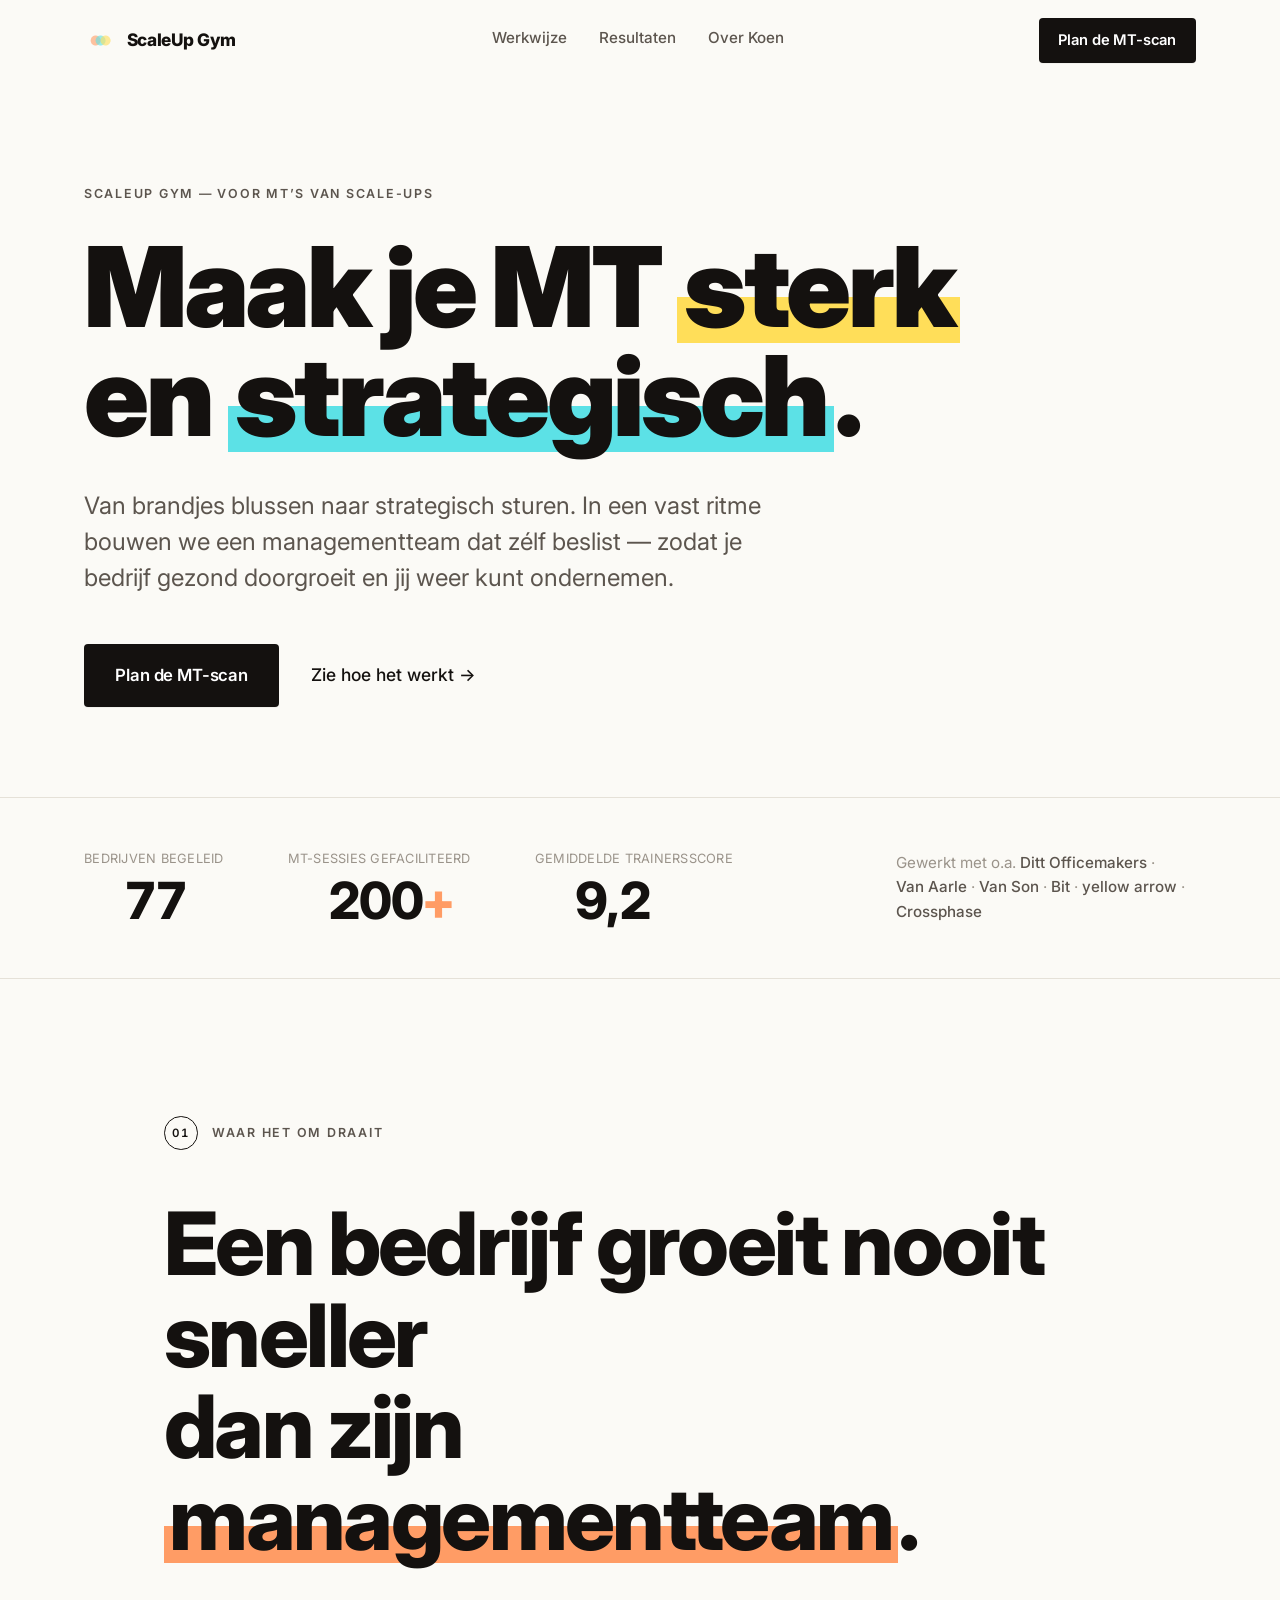
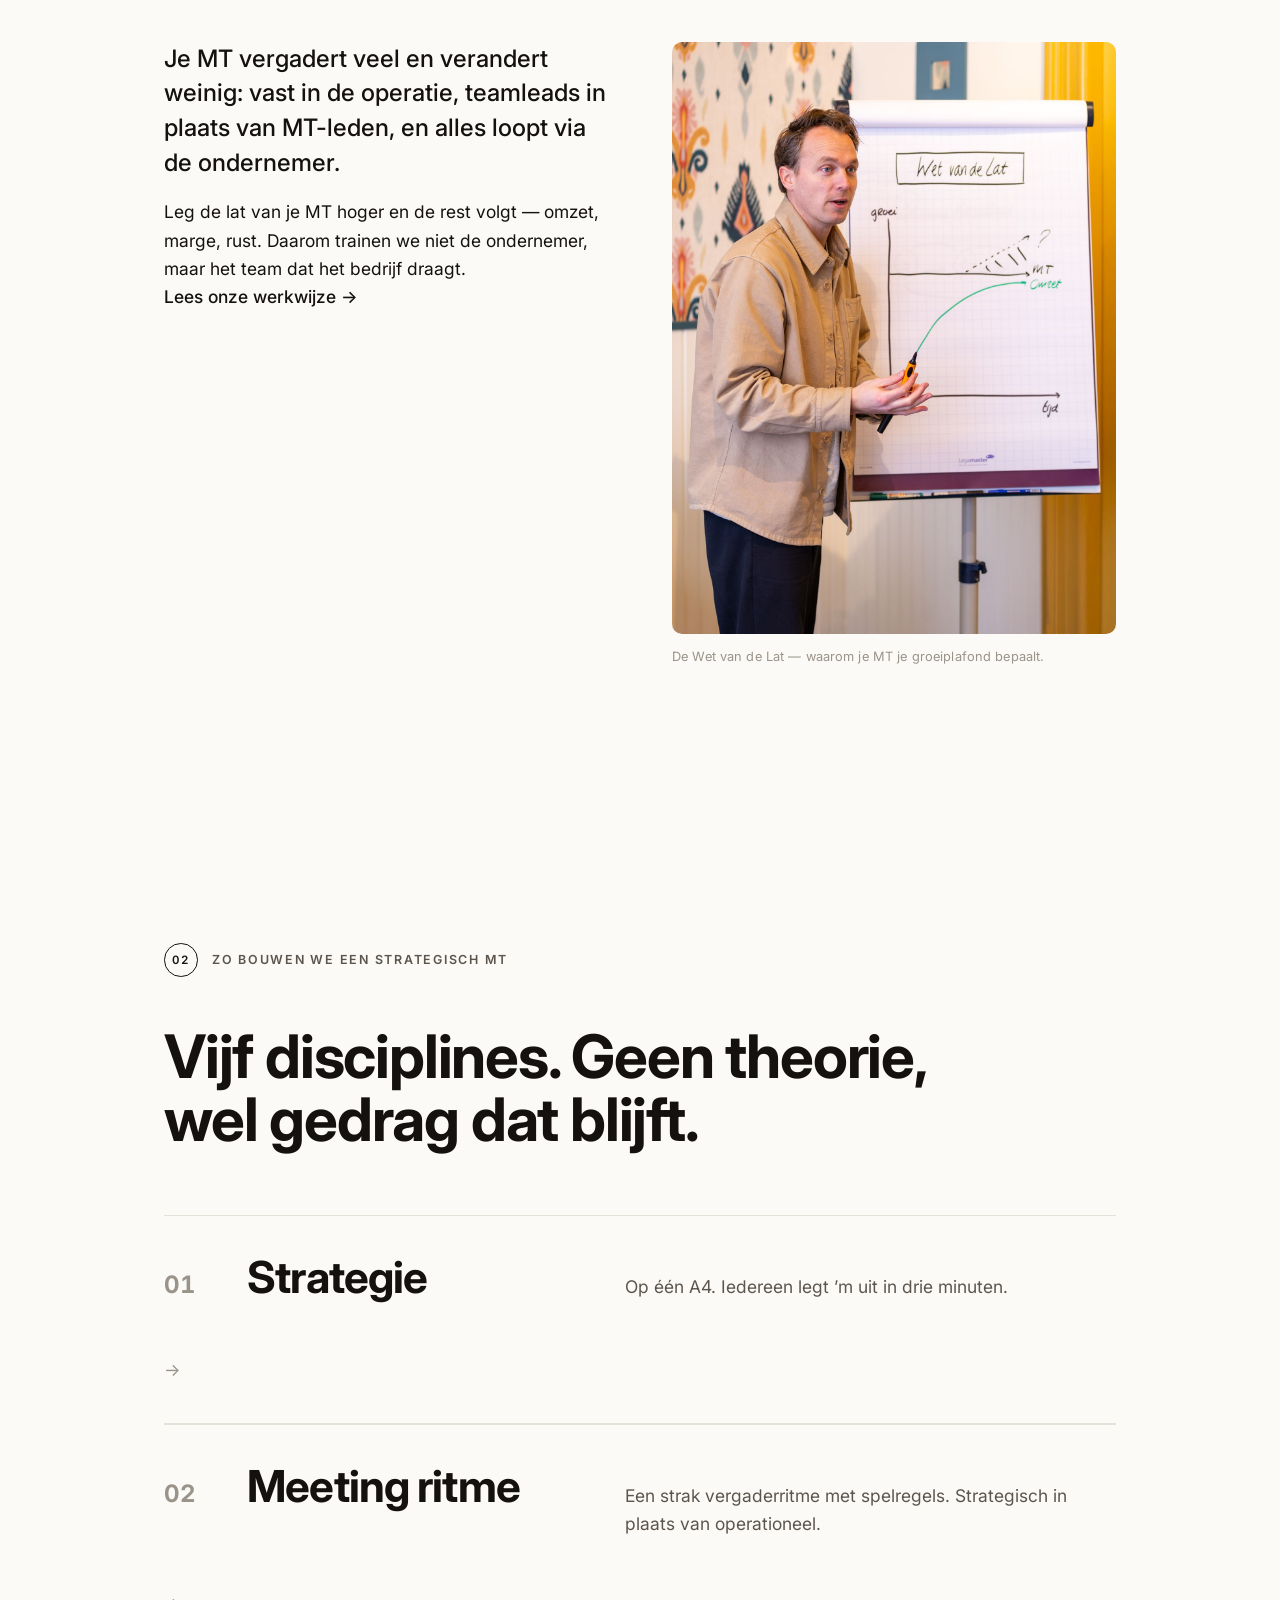
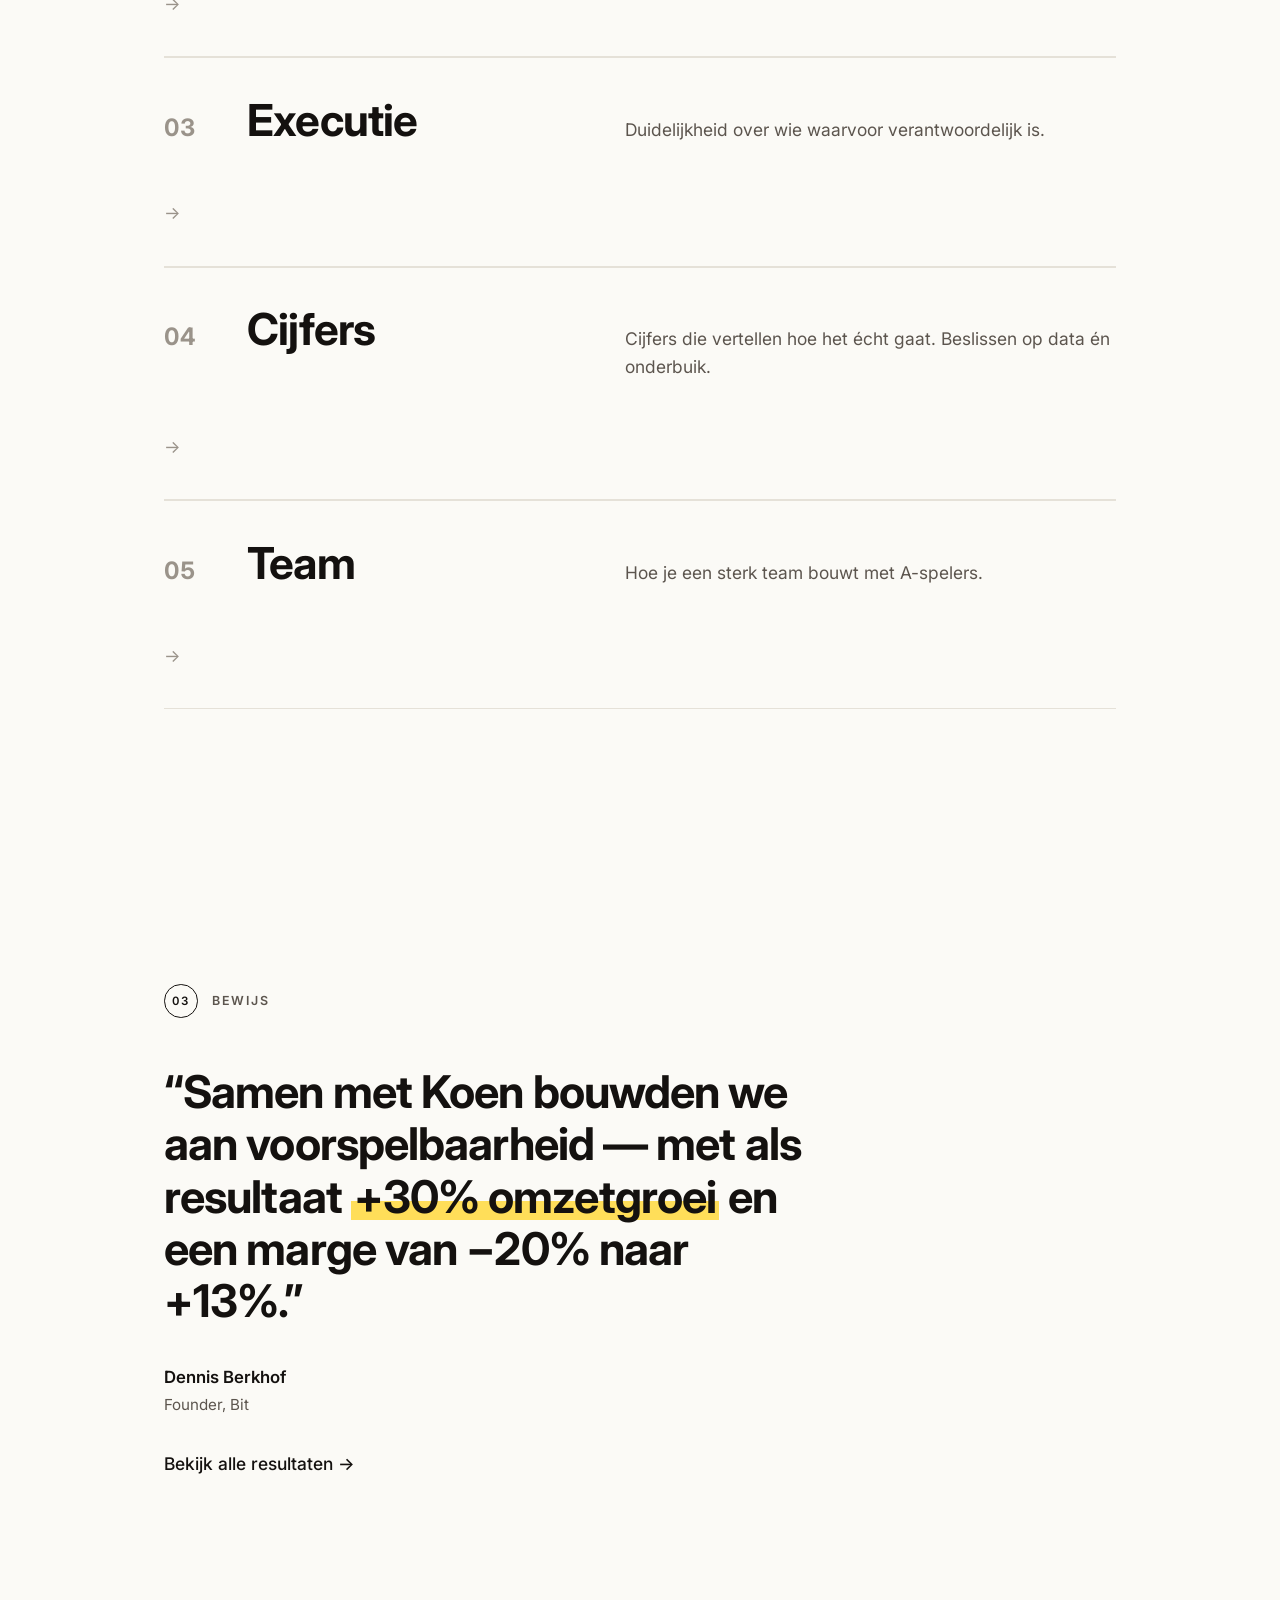
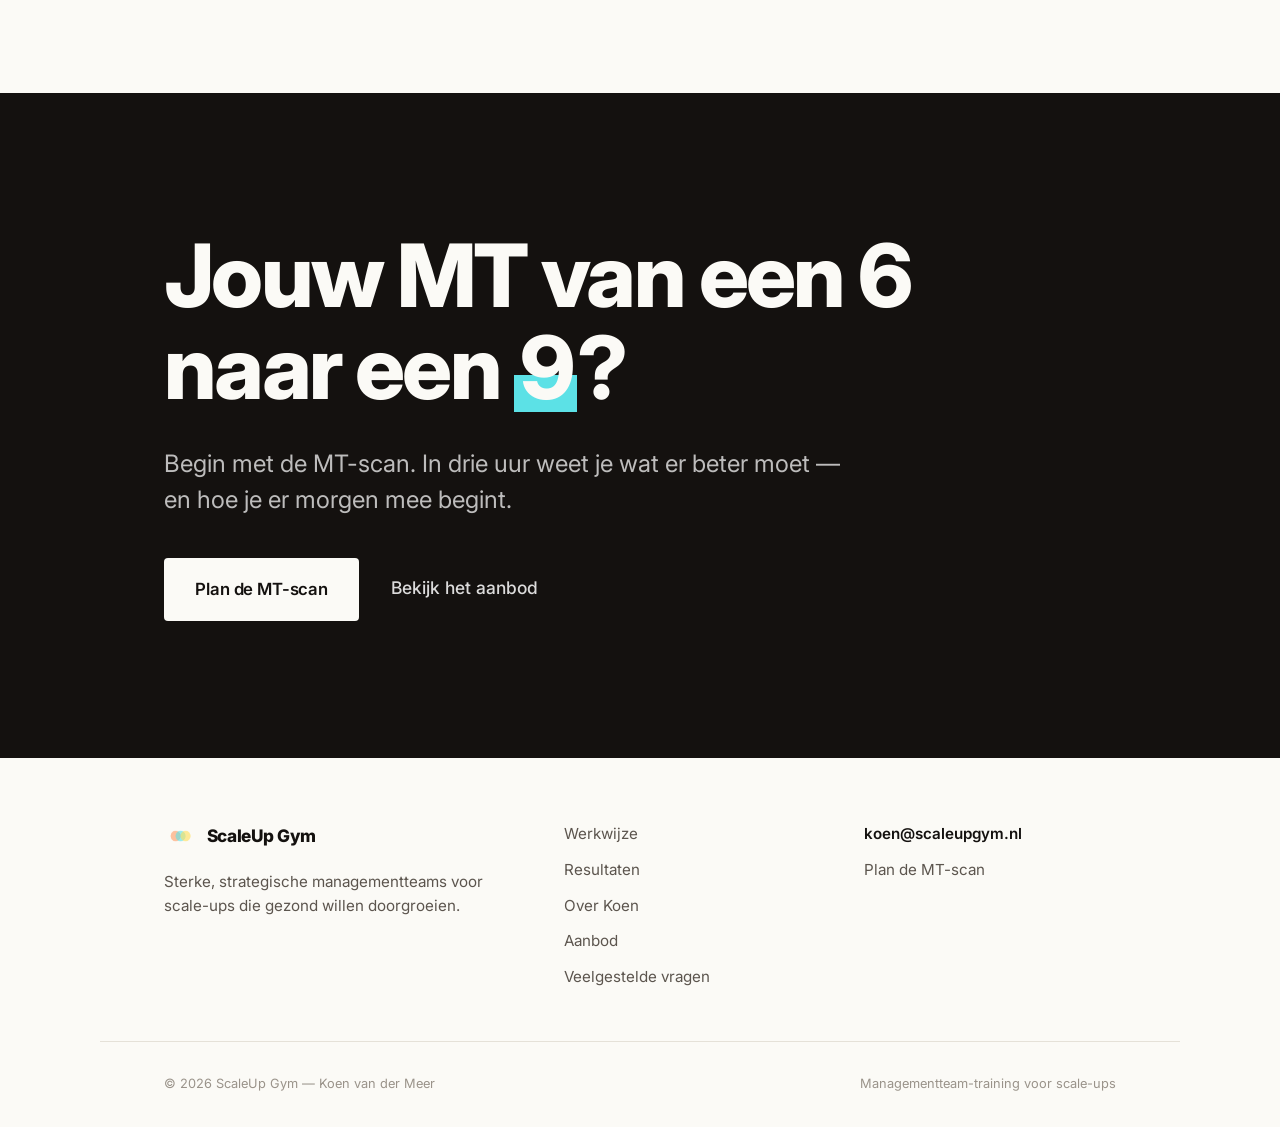
<file: index.html>
<!DOCTYPE html>
<html lang="nl">
<head>
  <meta charset="UTF-8" />
  <meta name="viewport" content="width=device-width, initial-scale=1.0" />
  <title>ScaleUp Gym — Maak je MT sterk en strategisch | Koen van der Meer</title>
  <meta name="description" content="ScaleUp Gym traint managementteams van scale-ups. Van brandjes blussen naar strategisch sturen — in een vast ritme, gebaseerd op vijf disciplines. Begin met de MT-scan." />
  <meta name="author" content="Koen van der Meer" />

  <meta property="og:type" content="website" />
  <meta property="og:title" content="ScaleUp Gym — Maak je MT sterk en strategisch" />
  <meta property="og:description" content="Van brandjes blussen naar strategisch sturen. Een sterk en zelfstandig MT, zodat je bedrijf gezond doorgroeit." />
  <meta property="og:image" content="assets/logo/scaleup-gym-logo-naam.png" />
  <meta name="theme-color" content="#fbfaf6" />

  <link rel="icon" type="image/png" href="assets/logo/scaleup-gym-beeldmerk.png" />

  <link rel="preconnect" href="https://fonts.googleapis.com" />
  <link rel="preconnect" href="https://fonts.gstatic.com" crossorigin />
  <link href="https://fonts.googleapis.com/css2?family=Inter:wght@400;500;600;700;800;900&display=swap" rel="stylesheet" />

  <link rel="stylesheet" href="css/tokens.css" />
  <link rel="stylesheet" href="css/style.css" />
</head>
<body>

  <a class="skip-link" href="#hoofd">Naar hoofdinhoud</a>

  <!-- ============================ NAVIGATIE ============================ -->
  <header class="site-nav" id="top">
    <div class="site-nav__inner">
      <a class="site-nav__logo" href="index.html" aria-label="ScaleUp Gym — home">
        <img src="assets/logo/scaleup-gym-beeldmerk.png" alt="" width="40" height="24" />
        <span>ScaleUp&nbsp;Gym</span>
      </a>
      <nav class="site-nav__links" aria-label="Hoofdnavigatie">
        <a href="werkwijze.html">Werkwijze</a>
        <a href="resultaten.html">Resultaten</a>
        <a href="over.html">Over Koen</a>
      </nav>
      <a class="btn btn--primary site-nav__cta" href="aanbod.html">Plan de MT-scan</a>
      <button class="site-nav__toggle" aria-label="Menu openen" aria-expanded="false" aria-controls="mobiel-menu">
        <span></span><span></span>
      </button>
    </div>
    <nav class="mobiel-menu" id="mobiel-menu" aria-label="Mobiele navigatie" hidden>
      <a href="werkwijze.html">Werkwijze</a>
      <a href="resultaten.html">Resultaten</a>
      <a href="over.html">Over Koen</a>
      <a class="btn btn--primary" href="aanbod.html">Plan de MT-scan</a>
    </nav>
  </header>

  <main id="hoofd">

    <!-- ============================ HERO ============================ -->
    <section class="hero" aria-labelledby="hero-titel">
      <div class="hero__inner">
        <p class="eyebrow reveal">ScaleUp Gym — voor MT’s van scale-ups</p>
        <h1 class="hero__titel reveal" id="hero-titel">
          Maak je MT <span class="mark mark--geel">sterk</span><br />
          en <span class="mark mark--turquoise">strategisch</span>.
        </h1>
        <p class="hero__sub reveal">
          Van brandjes blussen naar strategisch sturen. In een vast ritme bouwen we een
          managementteam dat zélf beslist — zodat je bedrijf gezond doorgroeit en jij weer
          kunt ondernemen.
        </p>
        <div class="hero__acties reveal">
          <a class="btn btn--primary btn--groot" href="aanbod.html">Plan de MT-scan</a>
          <a class="tekst-link" href="werkwijze.html">Zie hoe het werkt <span aria-hidden="true">→</span></a>
        </div>
      </div>
    </section>

    <!-- ============================ DIRECT BEWIJS ============================ -->
    <section class="proof" aria-label="In het kort">
      <div class="proof__inner">
        <dl class="proof__cijfers">
          <div class="proof__cijfer reveal"><dt>Bedrijven begeleid</dt><dd>77</dd></div>
          <div class="proof__cijfer reveal"><dt>MT-sessies gefaciliteerd</dt><dd>200<span class="plus">+</span></dd></div>
          <div class="proof__cijfer reveal"><dt>Gemiddelde trainersscore</dt><dd>9,2</dd></div>
        </dl>
        <p class="proof__namen reveal">
          Gewerkt met o.a. <span>Ditt Officemakers</span> · <span>Van Aarle</span> ·
          <span>Van Son</span> · <span>Bit</span> · <span>yellow arrow</span> · <span>Crossphase</span>
        </p>
      </div>
    </section>

    <!-- ============================ OVERTUIGING (teaser) ============================ -->
    <section class="sectie overtuiging" aria-labelledby="overtuiging-titel">
      <div class="wrap">
        <p class="sectie-label reveal"><span>01</span> Waar het om draait</p>
        <p class="mega reveal" id="overtuiging-titel">
          Een bedrijf groeit nooit sneller<br />
          dan zijn <span class="mark mark--oranje">managementteam</span>.
        </p>
      </div>
      <div class="overtuiging__body wrap wrap--split">
        <div class="overtuiging__tekst reveal">
          <p class="lead">
            Je MT vergadert veel en verandert weinig: vast in de operatie, teamleads in plaats van
            MT-leden, en alles loopt via de ondernemer.
          </p>
          <p>
            Leg de lat van je MT hoger en de rest volgt — omzet, marge, rust. Daarom trainen we niet
            de ondernemer, maar het team dat het bedrijf draagt.
          </p>
          <p class="reveal"><a class="tekst-link" href="werkwijze.html">Lees onze werkwijze <span aria-hidden="true">→</span></a></p>
        </div>
        <figure class="overtuiging__beeld reveal">
          <img src="assets/foto-s/koen-wet-van-de-lat-uitleg.jpg" alt="Koen van der Meer legt de Wet van de Lat uit op een flip-over" loading="lazy" />
          <figcaption>De Wet van de Lat — waarom je MT je groeiplafond bepaalt.</figcaption>
        </figure>
      </div>
    </section>

    <!-- ============================ 5 DISCIPLINES (overzicht) ============================ -->
    <section class="sectie disciplines" aria-labelledby="disc-titel">
      <div class="wrap">
        <p class="sectie-label reveal"><span>02</span> Zo bouwen we een strategisch MT</p>
        <h2 class="titel reveal" id="disc-titel">Vijf disciplines. Geen theorie, wel gedrag dat blijft.</h2>
      </div>
      <ol class="disc-lijst wrap">
        <li><a class="disc reveal" href="werkwijze.html#disciplines">
          <span class="disc__nr">01</span>
          <div class="disc__body"><h3>Strategie</h3><p>Op één A4. Iedereen legt ’m uit in drie minuten.</p></div>
          <span class="disc__pijl" aria-hidden="true">→</span>
        </a></li>
        <li><a class="disc reveal" href="werkwijze.html#disciplines">
          <span class="disc__nr">02</span>
          <div class="disc__body"><h3>Meeting&nbsp;ritme</h3><p>Een strak vergaderritme met spelregels. Strategisch in plaats van operationeel.</p></div>
          <span class="disc__pijl" aria-hidden="true">→</span>
        </a></li>
        <li><a class="disc reveal" href="werkwijze.html#disciplines">
          <span class="disc__nr">03</span>
          <div class="disc__body"><h3>Executie</h3><p>Duidelijkheid over wie waarvoor verantwoordelijk is.</p></div>
          <span class="disc__pijl" aria-hidden="true">→</span>
        </a></li>
        <li><a class="disc reveal" href="werkwijze.html#disciplines">
          <span class="disc__nr">04</span>
          <div class="disc__body"><h3>Cijfers</h3><p>Cijfers die vertellen hoe het écht gaat. Beslissen op data én onderbuik.</p></div>
          <span class="disc__pijl" aria-hidden="true">→</span>
        </a></li>
        <li><a class="disc reveal" href="werkwijze.html#disciplines">
          <span class="disc__nr">05</span>
          <div class="disc__body"><h3>Team</h3><p>Hoe je een sterk team bouwt met A-spelers.</p></div>
          <span class="disc__pijl" aria-hidden="true">→</span>
        </a></li>
      </ol>
    </section>

    <!-- ============================ ÉÉN TESTIMONIAL ============================ -->
    <section class="sectie bewijs" aria-labelledby="bewijs-titel">
      <div class="wrap">
        <p class="sectie-label reveal"><span>03</span> Bewijs</p>
        <h2 class="visueel-verborgen" id="bewijs-titel">Wat opdrachtgevers zeggen</h2>
        <figure class="quote-groot reveal">
          <blockquote>
            <p>“Samen met Koen bouwden we aan voorspelbaarheid — met als resultaat <span class="mark mark--geel">+30% omzetgroei</span> en een marge van −20% naar +13%.”</p>
          </blockquote>
          <figcaption>
            <span class="naam">Dennis Berkhof</span>
            <span class="rol">Founder, Bit</span>
          </figcaption>
        </figure>
        <p class="reveal" style="margin-top: 2rem;"><a class="tekst-link" href="resultaten.html">Bekijk alle resultaten <span aria-hidden="true">→</span></a></p>
      </div>
    </section>

  </main>

  <!-- ============================ CTA-BALK ============================ -->
  <section class="cta-band" aria-labelledby="cta-titel">
    <div class="wrap cta-band__inner">
      <p class="cta-band__titel reveal" id="cta-titel">Jouw MT van een 6 naar een <span class="mark mark--turquoise">9</span>?</p>
      <p class="cta-band__sub reveal">Begin met de MT-scan. In drie uur weet je wat er beter moet — en hoe je er morgen mee begint.</p>
      <div class="cta-band__acties reveal">
        <a class="btn btn--primary btn--groot" href="aanbod.html">Plan de MT-scan</a>
        <a class="tekst-link tekst-link--licht" href="aanbod.html">Bekijk het aanbod</a>
      </div>
    </div>
  </section>

  <!-- ============================ FOOTER ============================ -->
  <footer class="site-footer">
    <div class="wrap site-footer__inner">
      <div class="site-footer__merk">
        <a class="site-nav__logo" href="index.html" aria-label="ScaleUp Gym — home">
          <img src="assets/logo/scaleup-gym-beeldmerk.png" alt="" width="40" height="24" />
          <span>ScaleUp&nbsp;Gym</span>
        </a>
        <p>Sterke, strategische managementteams voor scale-ups die gezond willen doorgroeien.</p>
      </div>
      <nav class="site-footer__nav" aria-label="Footernavigatie">
        <a href="werkwijze.html">Werkwijze</a>
        <a href="resultaten.html">Resultaten</a>
        <a href="over.html">Over Koen</a>
        <a href="aanbod.html">Aanbod</a>
        <a href="aanbod.html#faq">Veelgestelde vragen</a>
      </nav>
      <div class="site-footer__contact">
        <a href="mailto:koen@scaleupgym.nl">koen@scaleupgym.nl</a>
        <a href="aanbod.html">Plan de MT-scan</a>
      </div>
    </div>
    <div class="wrap site-footer__onder">
      <span>© <span id="jaar">2026</span> ScaleUp Gym — Koen van der Meer</span>
      <span>Managementteam-training voor scale-ups</span>
    </div>
  </footer>

  <script src="js/main.js" defer></script>
</body>
</html>
</file>
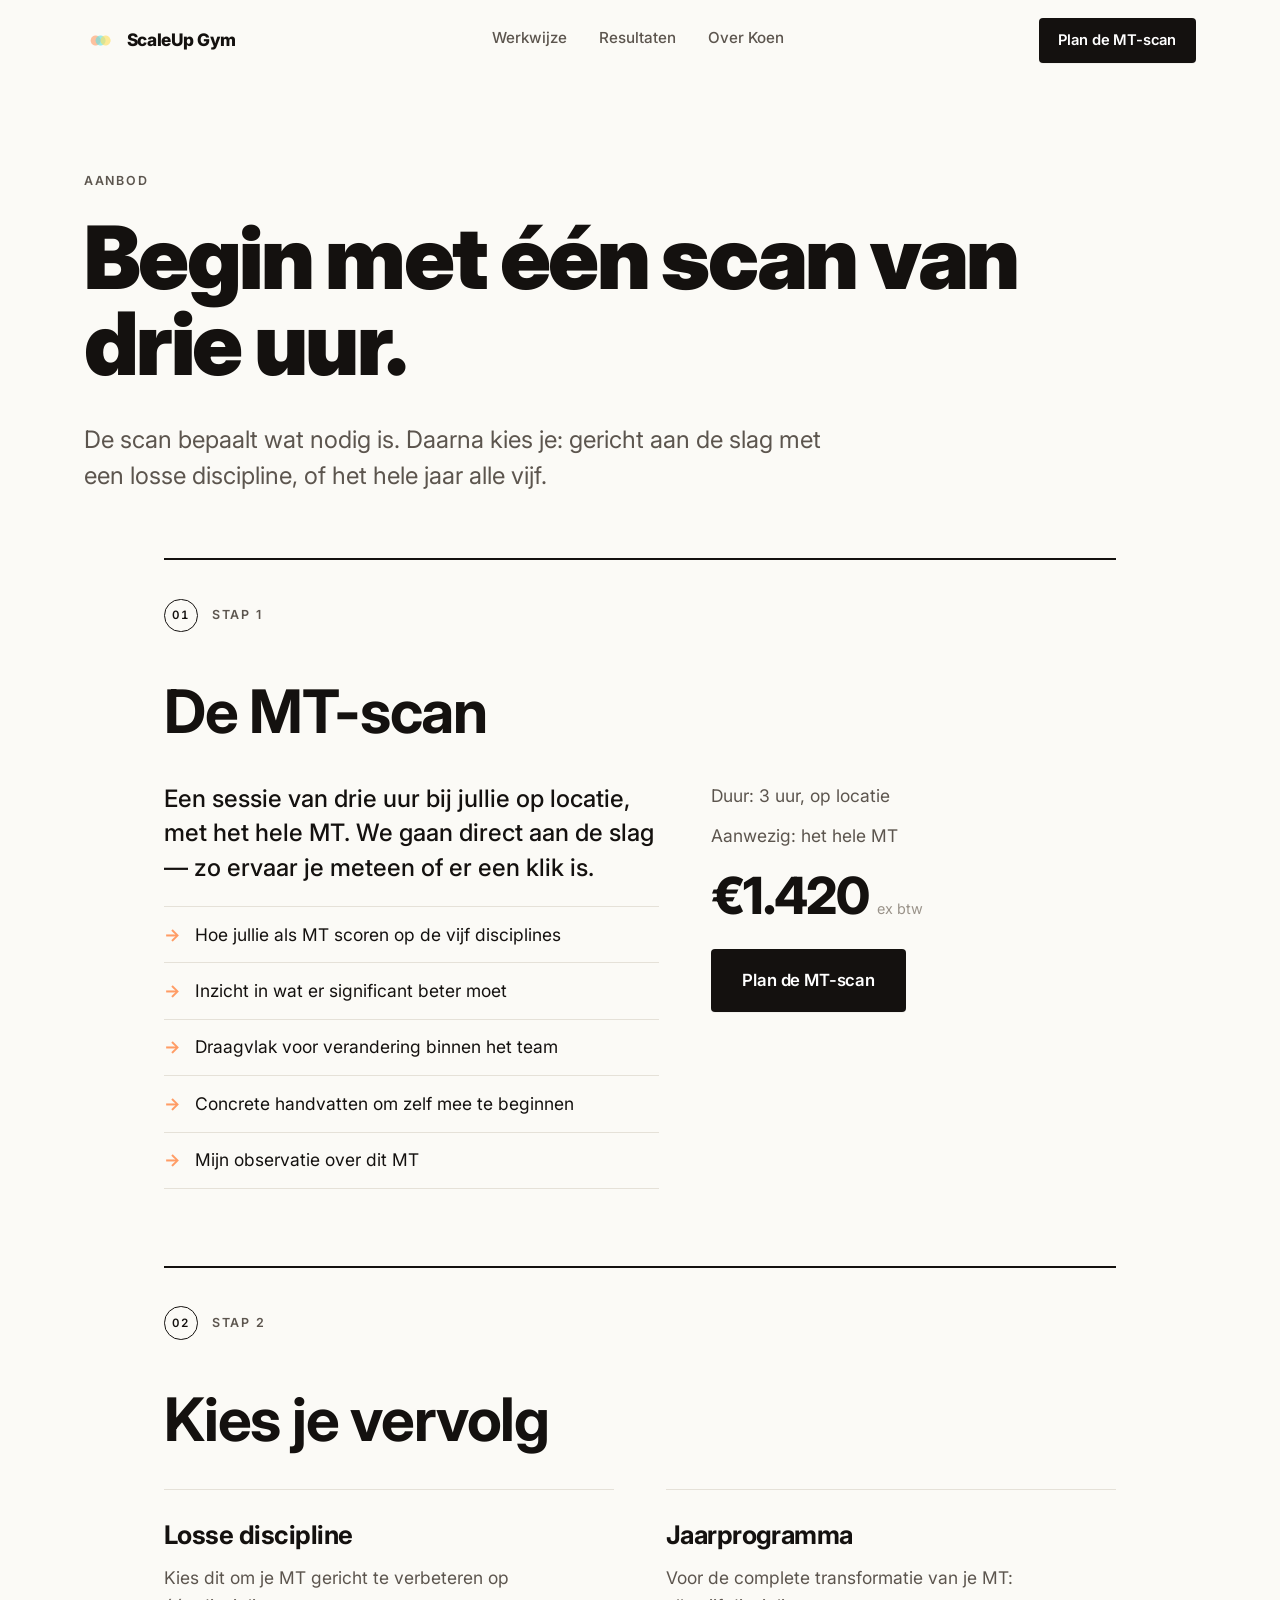
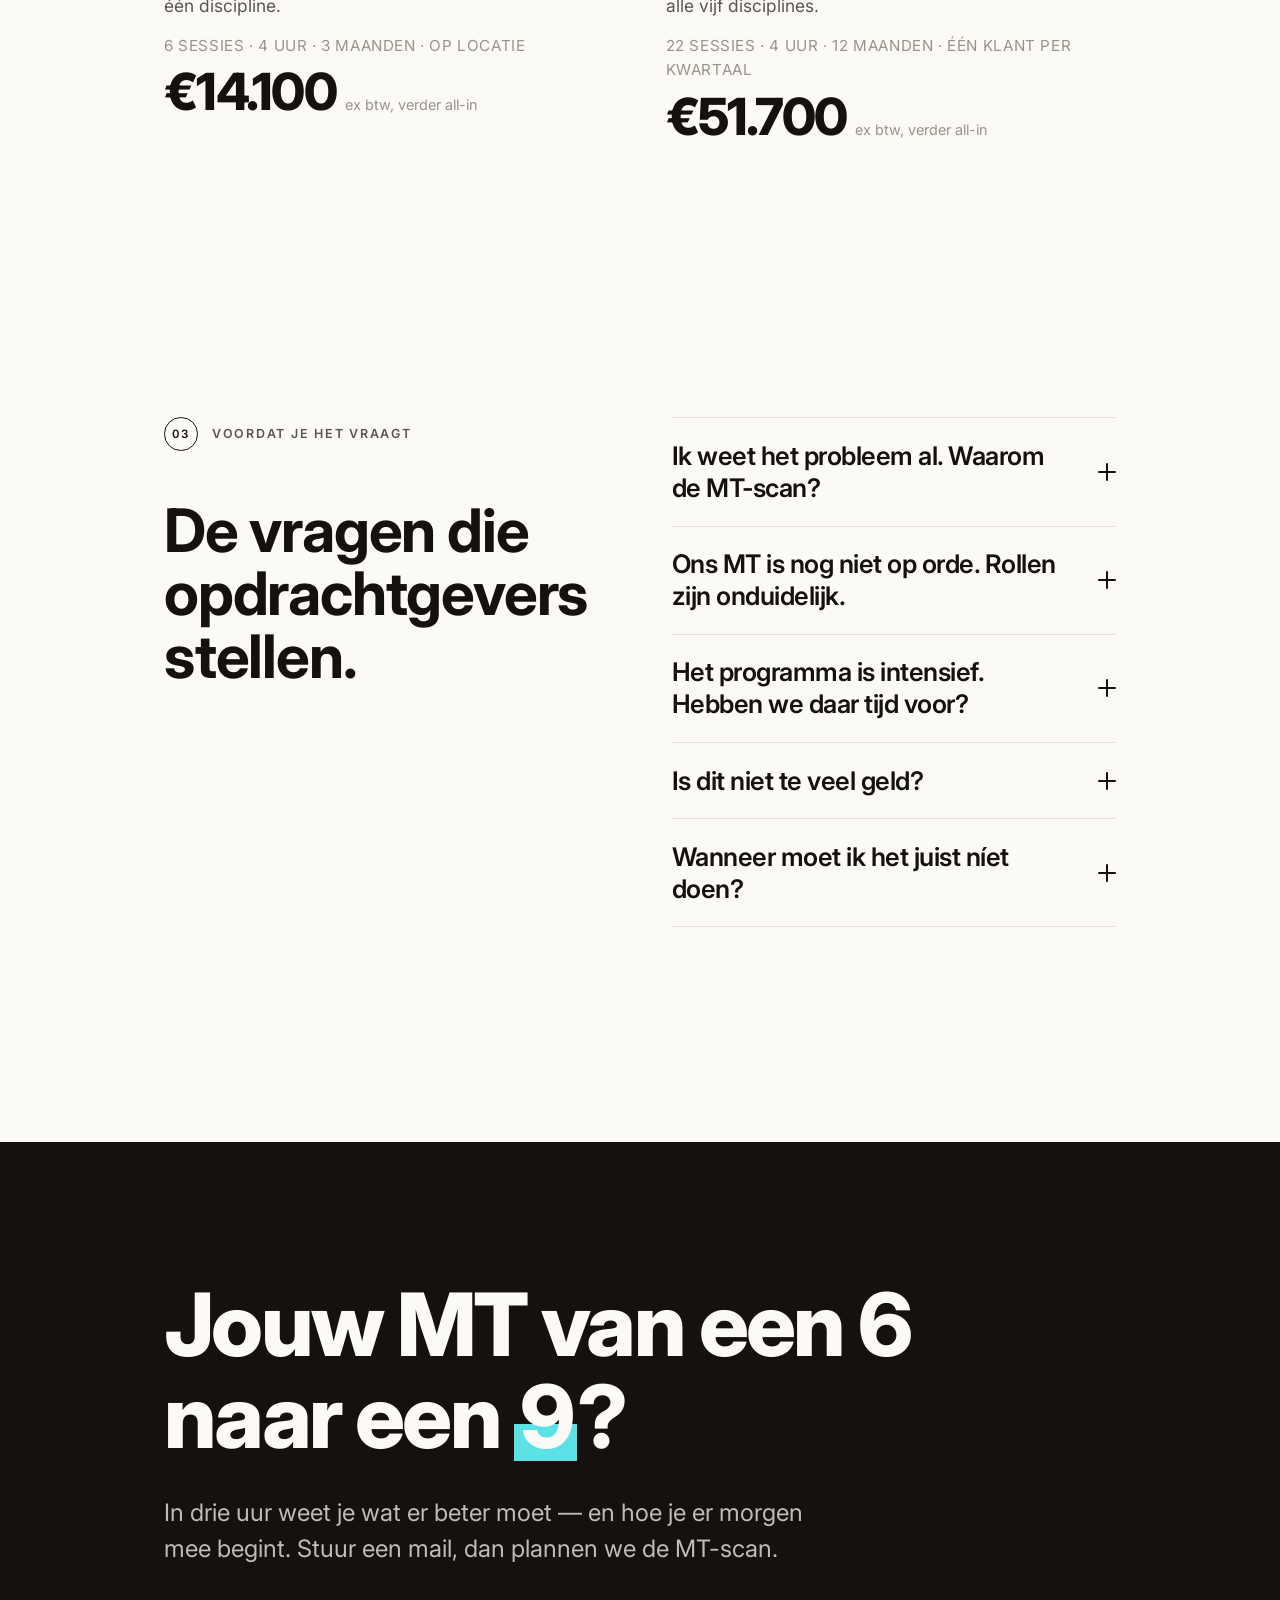
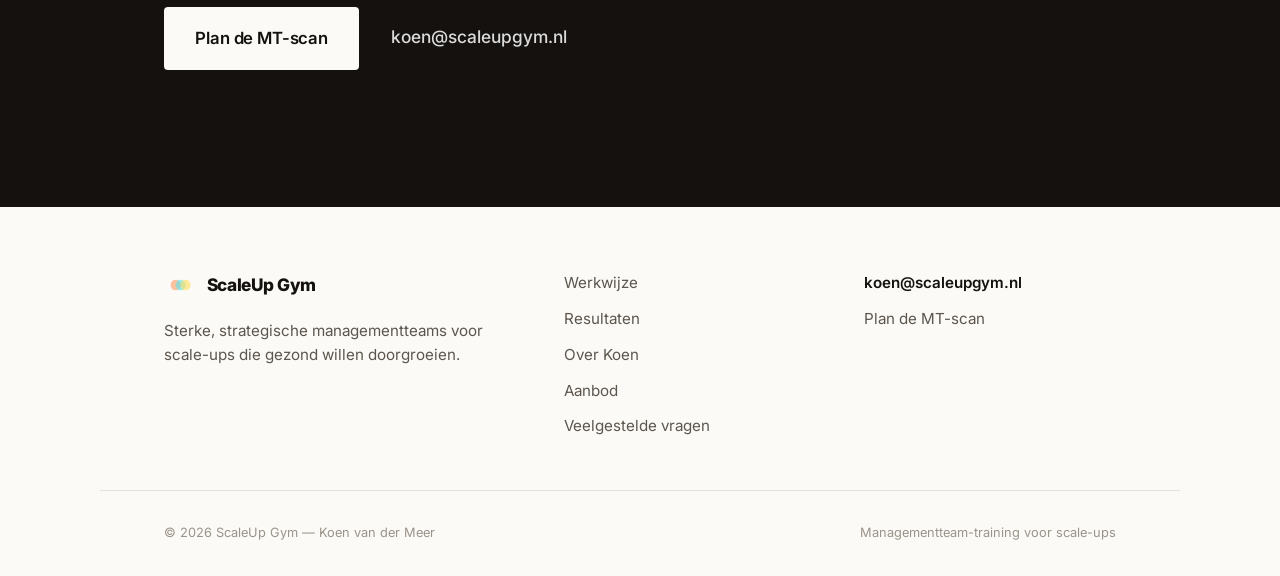
<file: aanbod.html>
<!DOCTYPE html>
<html lang="nl">
<head>
  <meta charset="UTF-8" />
  <meta name="viewport" content="width=device-width, initial-scale=1.0" />
  <title>Aanbod & MT-scan — Prijzen en trajecten | ScaleUp Gym</title>
  <meta name="description" content="Begin met de MT-scan (€1.420 ex btw). Kies daarna je vervolg: een losse discipline of het jaarprogramma. Veelgestelde vragen en contact." />
  <meta name="theme-color" content="#fbfaf6" />
  <link rel="icon" type="image/png" href="assets/logo/scaleup-gym-beeldmerk.png" />
  <link rel="preconnect" href="https://fonts.googleapis.com" />
  <link rel="preconnect" href="https://fonts.gstatic.com" crossorigin />
  <link href="https://fonts.googleapis.com/css2?family=Inter:wght@400;500;600;700;800;900&display=swap" rel="stylesheet" />
  <link rel="stylesheet" href="css/tokens.css" />
  <link rel="stylesheet" href="css/style.css" />
</head>
<body>
  <a class="skip-link" href="#hoofd">Naar hoofdinhoud</a>

  <header class="site-nav" id="top">
    <div class="site-nav__inner">
      <a class="site-nav__logo" href="index.html" aria-label="ScaleUp Gym — home">
        <img src="assets/logo/scaleup-gym-beeldmerk.png" alt="" width="40" height="24" />
        <span>ScaleUp&nbsp;Gym</span>
      </a>
      <nav class="site-nav__links" aria-label="Hoofdnavigatie">
        <a href="werkwijze.html">Werkwijze</a>
        <a href="resultaten.html">Resultaten</a>
        <a href="over.html">Over Koen</a>
      </nav>
      <a class="btn btn--primary site-nav__cta" href="#scan">Plan de MT-scan</a>
      <button class="site-nav__toggle" aria-label="Menu openen" aria-expanded="false" aria-controls="mobiel-menu">
        <span></span><span></span>
      </button>
    </div>
    <nav class="mobiel-menu" id="mobiel-menu" aria-label="Mobiele navigatie" hidden>
      <a href="werkwijze.html">Werkwijze</a>
      <a href="resultaten.html">Resultaten</a>
      <a href="over.html">Over Koen</a>
      <a class="btn btn--primary" href="#scan">Plan de MT-scan</a>
    </nav>
  </header>

  <main id="hoofd">

    <section class="page-hero">
      <div class="page-hero__inner">
        <p class="eyebrow reveal">Aanbod</p>
        <h1 class="page-hero__titel reveal">Begin met één scan van drie uur.</h1>
        <p class="page-hero__sub reveal">De scan bepaalt wat nodig is. Daarna kies je: gericht aan de slag met een losse discipline, of het hele jaar alle vijf.</p>
      </div>
    </section>

    <!-- STAP 1: DE MT-SCAN -->
    <section class="sectie" id="scan" aria-labelledby="scan-titel">
      <div class="wrap">
        <div class="stap reveal">
          <p class="sectie-label"><span>01</span> Stap 1</p>
          <h2 class="titel" id="scan-titel">De MT-scan</h2>
          <div class="stap__grid">
            <div>
              <p class="lead" style="margin-bottom: 1.25rem;">Een sessie van drie uur bij jullie op locatie, met het hele MT. We gaan direct aan de slag — zo ervaar je meteen of er een klik is.</p>
              <ul class="uitkomsten">
                <li>Hoe jullie als MT scoren op de vijf disciplines</li>
                <li>Inzicht in wat er significant beter moet</li>
                <li>Draagvlak voor verandering binnen het team</li>
                <li>Concrete handvatten om zelf mee te beginnen</li>
                <li>Mijn observatie over dit MT</li>
              </ul>
            </div>
            <div class="stap__paneel">
              <p class="regel">Duur: 3 uur, op locatie</p>
              <p class="regel">Aanwezig: het hele MT</p>
              <p class="prijs-groot">€1.420 <span>ex btw</span></p>
              <div style="margin-top: 1rem;">
                <a class="btn btn--primary btn--groot" href="mailto:koen@scaleupgym.nl?subject=Aanvraag%20MT-scan">Plan de MT-scan</a>
              </div>
            </div>
          </div>
        </div>

        <!-- STAP 2: VERVOLG -->
        <div class="stap reveal">
          <p class="sectie-label"><span>02</span> Stap 2</p>
          <h2 class="titel">Kies je vervolg</h2>
          <div class="tarieven">
            <div class="tarief">
              <h3>Losse discipline</h3>
              <p class="tarief__omschrijving">Kies dit om je MT gericht te verbeteren op één discipline.</p>
              <p class="tarief__detail">6 sessies · 4 uur · 3 maanden · op locatie</p>
              <p class="prijs-groot">€14.100 <span>ex btw, verder all-in</span></p>
            </div>
            <div class="tarief">
              <h3>Jaarprogramma</h3>
              <p class="tarief__omschrijving">Voor de complete transformatie van je MT: alle vijf disciplines.</p>
              <p class="tarief__detail">22 sessies · 4 uur · 12 maanden · één klant per kwartaal</p>
              <p class="prijs-groot">€51.700 <span>ex btw, verder all-in</span></p>
            </div>
          </div>
        </div>
      </div>
    </section>

    <!-- FAQ -->
    <section class="sectie faq" id="faq" aria-labelledby="faq-titel">
      <div class="wrap wrap--split faq__grid">
        <div class="faq__kop">
          <p class="sectie-label reveal"><span>03</span> Voordat je het vraagt</p>
          <h2 class="titel reveal" id="faq-titel">De vragen die opdrachtgevers stellen.</h2>
        </div>
        <div class="faq__lijst reveal">
          <details class="faq__item">
            <summary>Ik weet het probleem al. Waarom de MT-scan?<span class="faq__plus" aria-hidden="true"></span></summary>
            <div class="faq__antwoord"><p>De scan haalt commitment op bij het hele MT en toont of jullie op één lijn zitten over wat er moet gebeuren. Met een frisse blik zie ik vaak de échte problemen die je zelf niet meer ziet.</p></div>
          </details>
          <details class="faq__item">
            <summary>Ons MT is nog niet op orde. Rollen zijn onduidelijk.<span class="faq__plus" aria-hidden="true"></span></summary>
            <div class="faq__antwoord"><p>De meeste MT’s die wij zien bestaan uit teamleads, niet uit MT-leden. Dat is geen reden om iemand te vervangen — het is precies waar de scan voor is. Met díe mensen ga je het doen.</p></div>
          </details>
          <details class="faq__item">
            <summary>Het programma is intensief. Hebben we daar tijd voor?<span class="faq__plus" aria-hidden="true"></span></summary>
            <div class="faq__antwoord"><p>Elke sessie heeft een vast ritme: terugkijken, leren, doen, vastleggen. Geen quick fix, wel gedragsverandering. Goede bedrijven werken 20% ÁÁN het bedrijf. Geen tijd? Dan blijf je brandjes blussen.</p></div>
          </details>
          <details class="faq__item">
            <summary>Is dit niet te veel geld?<span class="faq__plus" aria-hidden="true"></span></summary>
            <div class="faq__antwoord"><p>Een junior kost je al snel €54k per jaar en voert uit. Je MT stuurt je hele organisatie aan. Maak dat team 10% beter en je ziet het terug in elk team, elke beslissing, elk resultaat.</p></div>
          </details>
          <details class="faq__item">
            <summary>Wanneer moet ik het juist níet doen?<span class="faq__plus" aria-hidden="true"></span></summary>
            <div class="faq__antwoord"><p>Als je minder dan 25 collega’s hebt, is dit te zwaar voor wat je nodig hebt. En als je niet bereid bent serieus te investeren in je MT — in tijd én geld. Zoek je inspiratie? Dan ben ik de verkeerde: ik ben een personal trainer.</p></div>
          </details>
        </div>
      </div>
    </section>

  </main>

  <!-- FINALE CTA / CONTACT -->
  <section class="cta-band" id="contact" aria-labelledby="contact-titel">
    <div class="wrap cta-band__inner">
      <p class="cta-band__titel reveal" id="contact-titel">Jouw MT van een 6 naar een <span class="mark mark--turquoise">9</span>?</p>
      <p class="cta-band__sub reveal">In drie uur weet je wat er beter moet — en hoe je er morgen mee begint. Stuur een mail, dan plannen we de MT-scan.</p>
      <div class="cta-band__acties reveal">
        <a class="btn btn--primary btn--groot" href="mailto:koen@scaleupgym.nl?subject=Aanvraag%20MT-scan">Plan de MT-scan</a>
        <a class="tekst-link tekst-link--licht" href="mailto:koen@scaleupgym.nl">koen@scaleupgym.nl</a>
      </div>
    </div>
  </section>

  <footer class="site-footer">
    <div class="wrap site-footer__inner">
      <div class="site-footer__merk">
        <a class="site-nav__logo" href="index.html" aria-label="ScaleUp Gym — home">
          <img src="assets/logo/scaleup-gym-beeldmerk.png" alt="" width="40" height="24" />
          <span>ScaleUp&nbsp;Gym</span>
        </a>
        <p>Sterke, strategische managementteams voor scale-ups die gezond willen doorgroeien.</p>
      </div>
      <nav class="site-footer__nav" aria-label="Footernavigatie">
        <a href="werkwijze.html">Werkwijze</a>
        <a href="resultaten.html">Resultaten</a>
        <a href="over.html">Over Koen</a>
        <a href="aanbod.html">Aanbod</a>
        <a href="aanbod.html#faq">Veelgestelde vragen</a>
      </nav>
      <div class="site-footer__contact">
        <a href="mailto:koen@scaleupgym.nl">koen@scaleupgym.nl</a>
        <a href="#scan">Plan de MT-scan</a>
      </div>
    </div>
    <div class="wrap site-footer__onder">
      <span>© <span id="jaar">2026</span> ScaleUp Gym — Koen van der Meer</span>
      <span>Managementteam-training voor scale-ups</span>
    </div>
  </footer>

  <script src="js/main.js" defer></script>
</body>
</html>
</file>
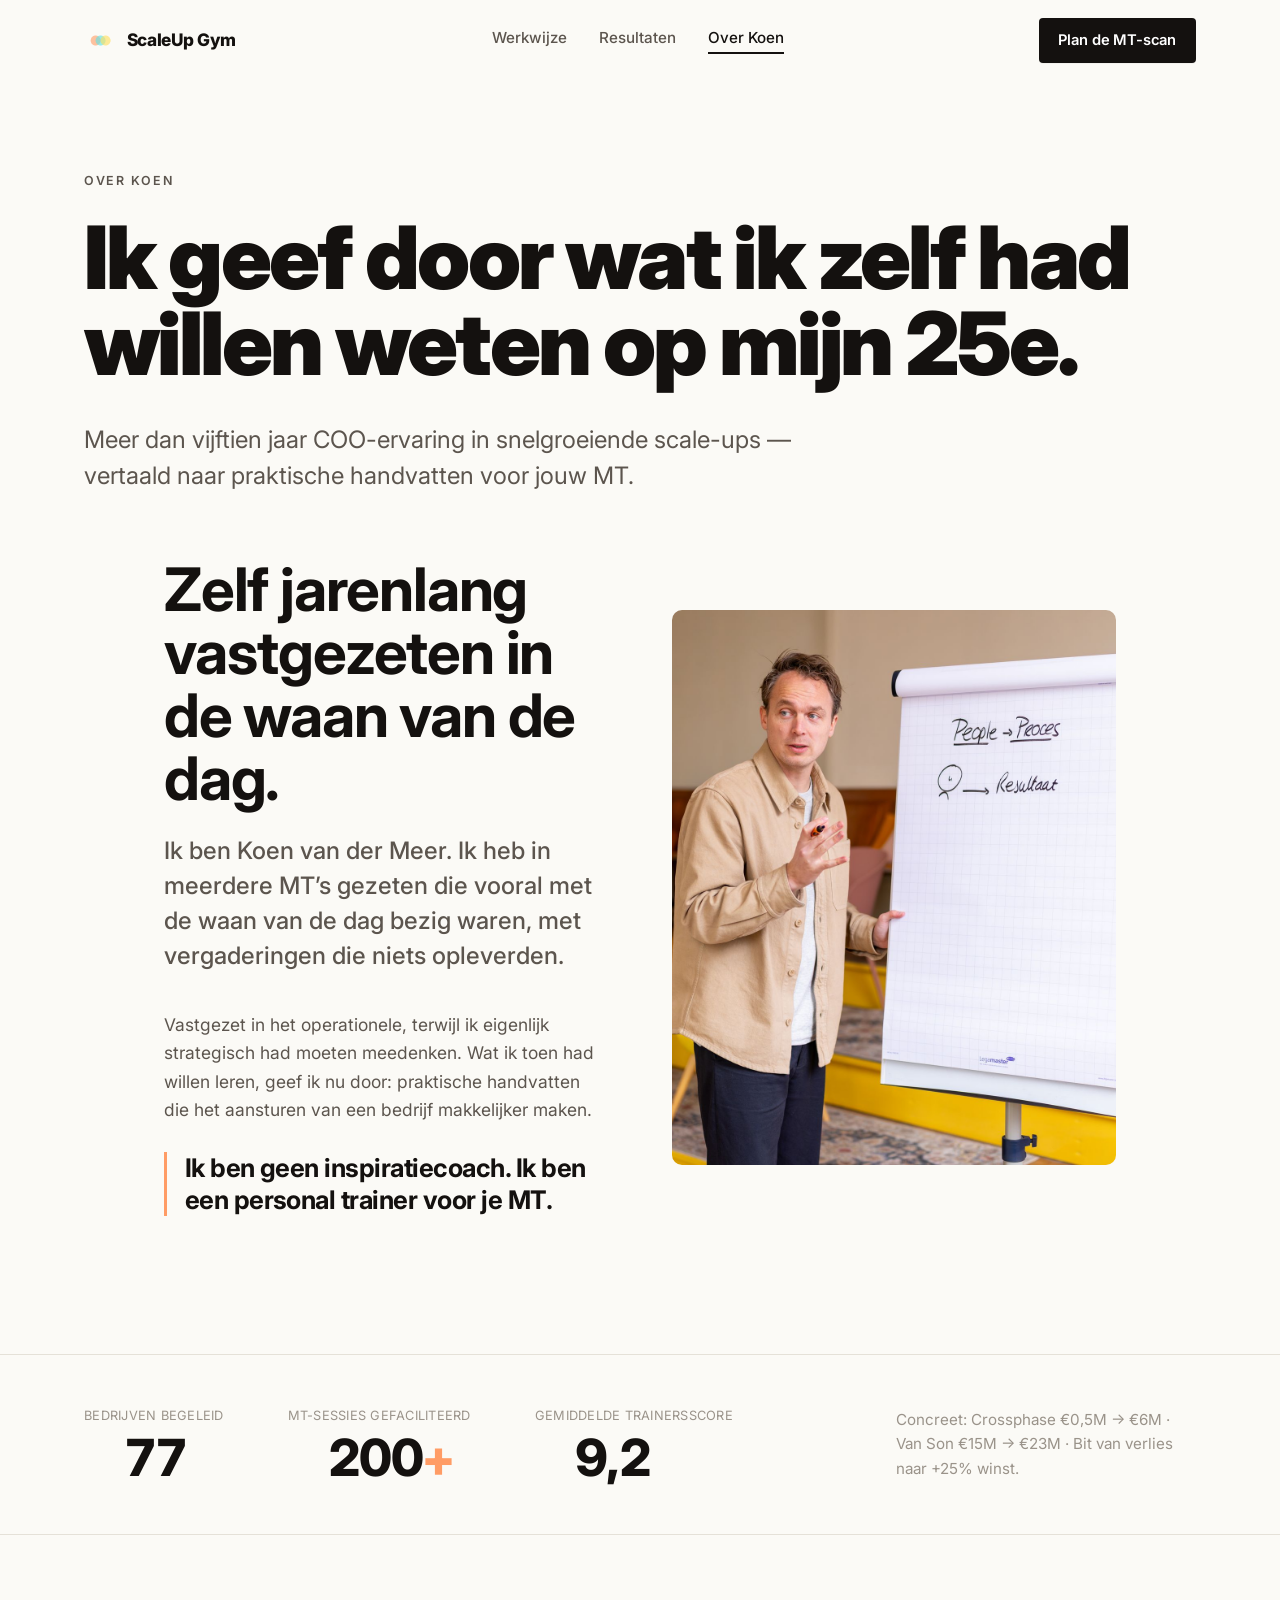
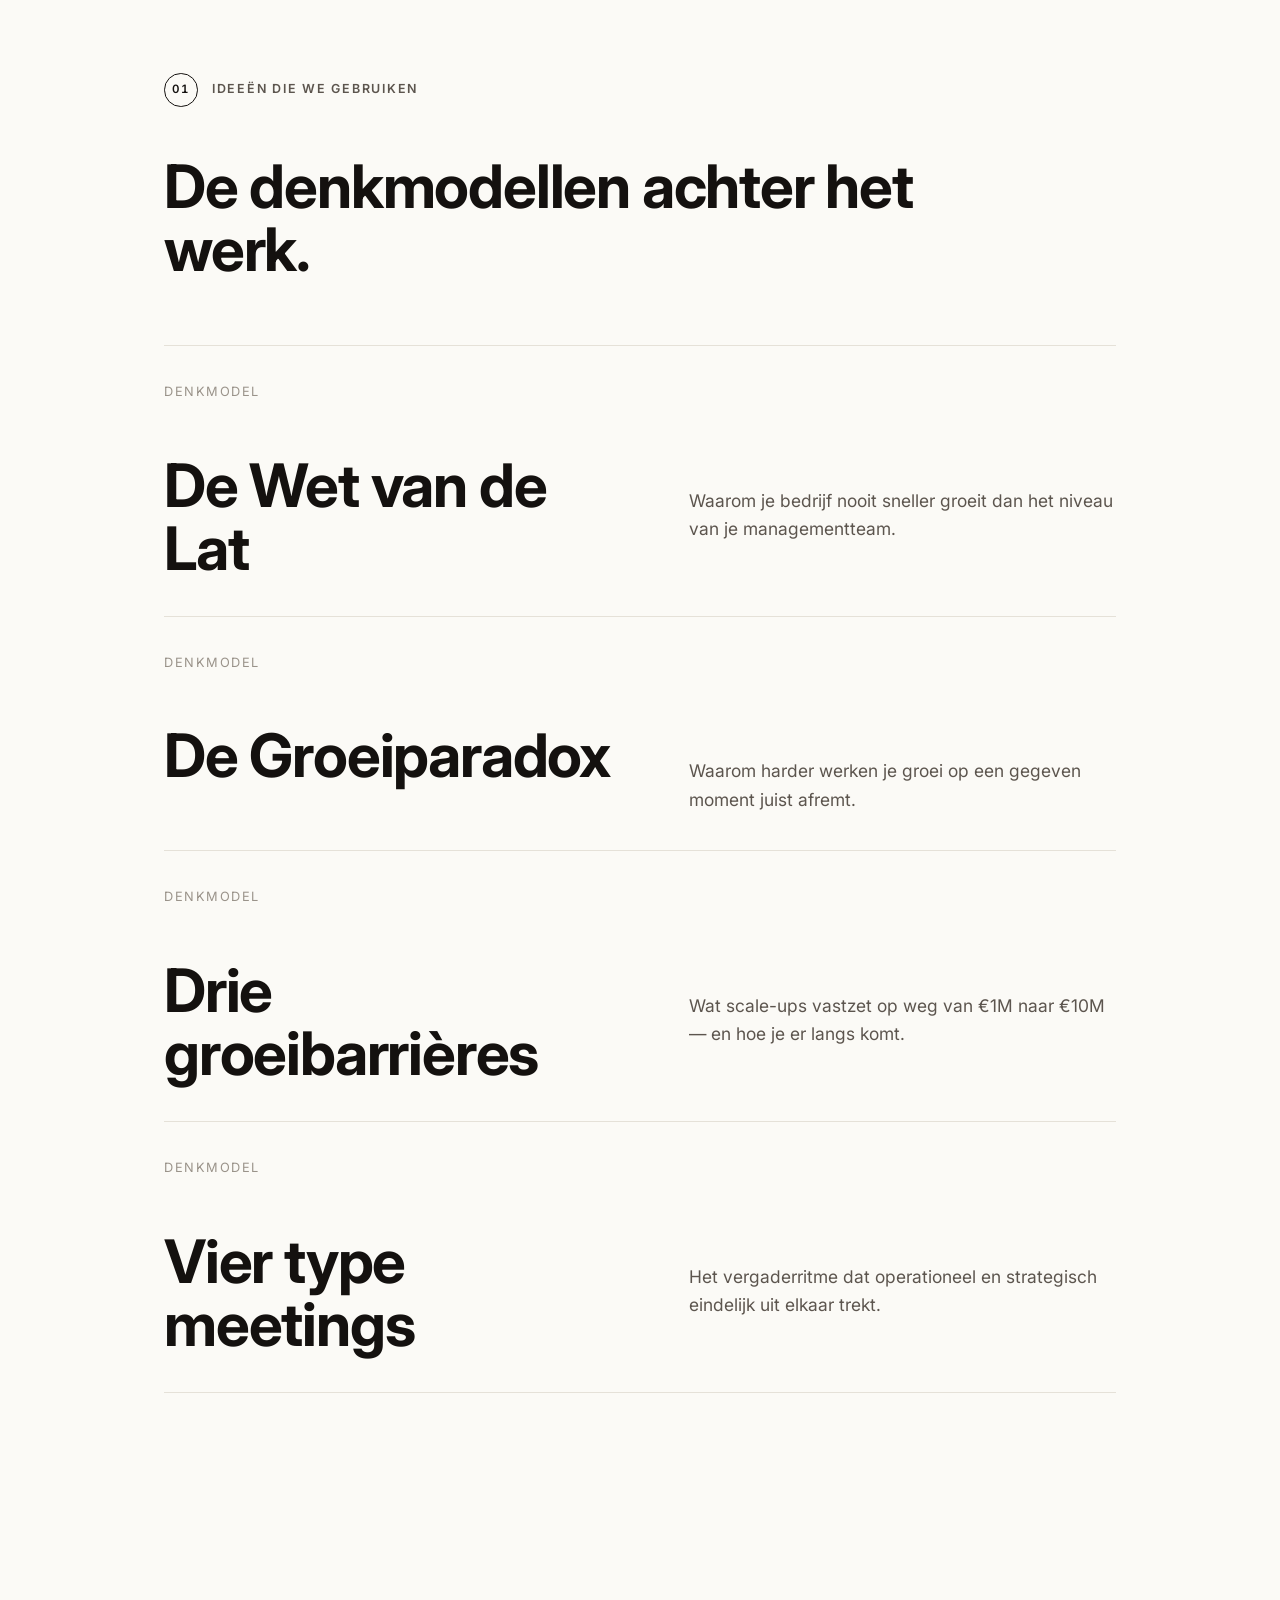
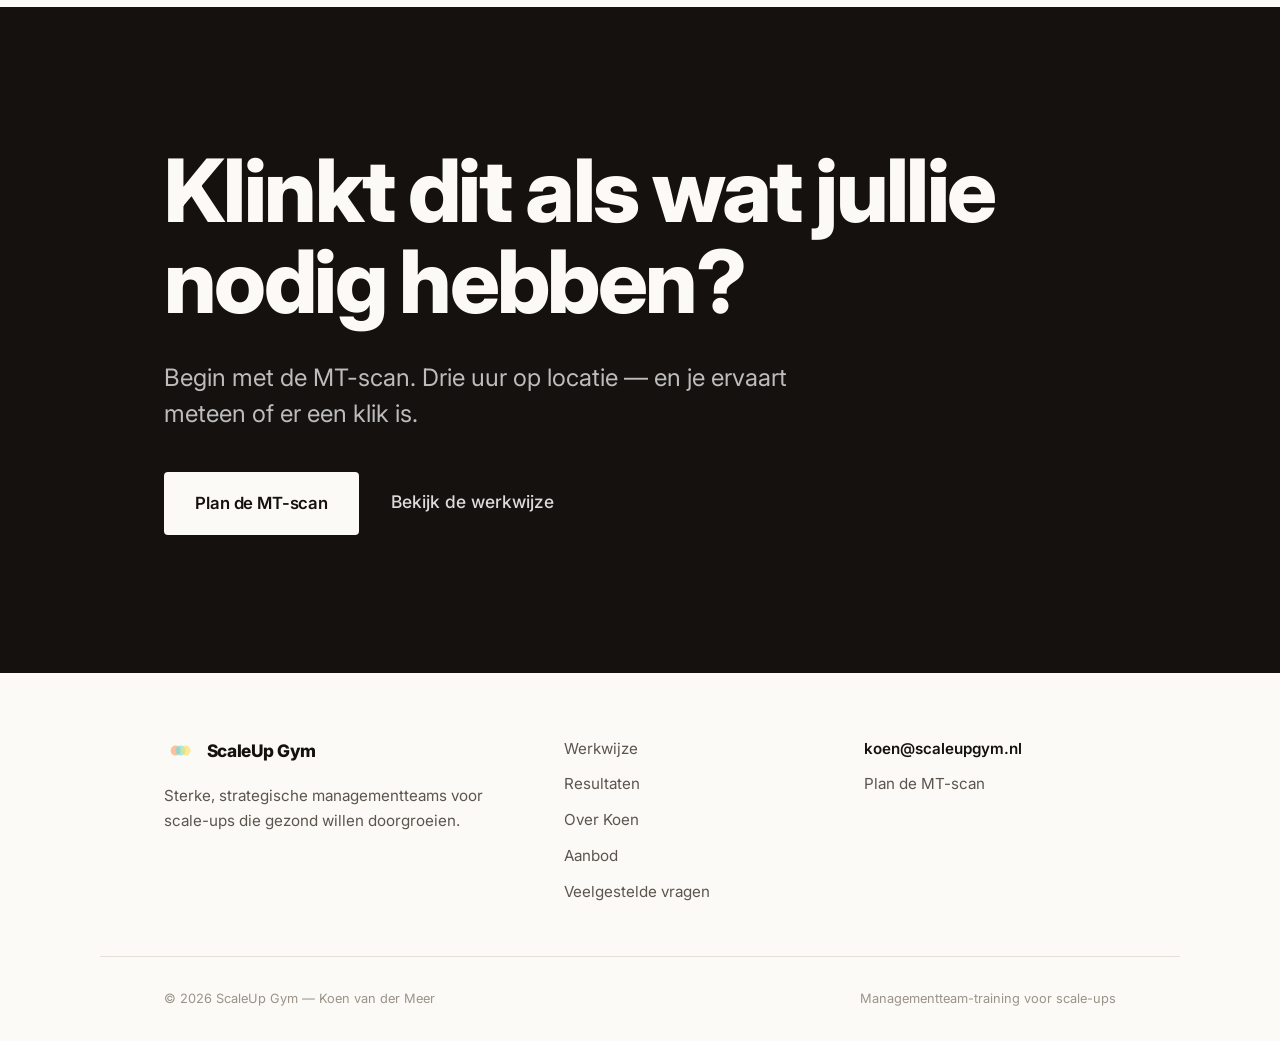
<file: over.html>
<!DOCTYPE html>
<html lang="nl">
<head>
  <meta charset="UTF-8" />
  <meta name="viewport" content="width=device-width, initial-scale=1.0" />
  <title>Over Koen van der Meer — Personal trainer voor je MT | ScaleUp Gym</title>
  <meta name="description" content="Koen van der Meer: 15+ jaar COO-ervaring in snelgroeiende scale-ups. Geen inspiratiecoach, maar een personal trainer voor je managementteam." />
  <meta name="theme-color" content="#fbfaf6" />
  <link rel="icon" type="image/png" href="assets/logo/scaleup-gym-beeldmerk.png" />
  <link rel="preconnect" href="https://fonts.googleapis.com" />
  <link rel="preconnect" href="https://fonts.gstatic.com" crossorigin />
  <link href="https://fonts.googleapis.com/css2?family=Inter:wght@400;500;600;700;800;900&display=swap" rel="stylesheet" />
  <link rel="stylesheet" href="css/tokens.css" />
  <link rel="stylesheet" href="css/style.css" />
</head>
<body>
  <a class="skip-link" href="#hoofd">Naar hoofdinhoud</a>

  <header class="site-nav" id="top">
    <div class="site-nav__inner">
      <a class="site-nav__logo" href="index.html" aria-label="ScaleUp Gym — home">
        <img src="assets/logo/scaleup-gym-beeldmerk.png" alt="" width="40" height="24" />
        <span>ScaleUp&nbsp;Gym</span>
      </a>
      <nav class="site-nav__links" aria-label="Hoofdnavigatie">
        <a href="werkwijze.html">Werkwijze</a>
        <a href="resultaten.html">Resultaten</a>
        <a href="over.html" aria-current="page">Over Koen</a>
      </nav>
      <a class="btn btn--primary site-nav__cta" href="aanbod.html">Plan de MT-scan</a>
      <button class="site-nav__toggle" aria-label="Menu openen" aria-expanded="false" aria-controls="mobiel-menu">
        <span></span><span></span>
      </button>
    </div>
    <nav class="mobiel-menu" id="mobiel-menu" aria-label="Mobiele navigatie" hidden>
      <a href="werkwijze.html">Werkwijze</a>
      <a href="resultaten.html">Resultaten</a>
      <a href="over.html" aria-current="page">Over Koen</a>
      <a class="btn btn--primary" href="aanbod.html">Plan de MT-scan</a>
    </nav>
  </header>

  <main id="hoofd">

    <section class="page-hero">
      <div class="page-hero__inner">
        <p class="eyebrow reveal">Over Koen</p>
        <h1 class="page-hero__titel reveal">Ik geef door wat ik zelf had willen weten op mijn 25e.</h1>
        <p class="page-hero__sub reveal">Meer dan vijftien jaar COO-ervaring in snelgroeiende scale-ups — vertaald naar praktische handvatten voor jouw MT.</p>
      </div>
    </section>

    <section class="sectie over" aria-labelledby="over-titel">
      <div class="wrap wrap--split over__grid">
        <figure class="over__beeld reveal">
          <img src="assets/foto-s/koen-people-proces.jpg" alt="Koen van der Meer geeft een ScaleUp Gym-training" loading="lazy" />
        </figure>
        <div class="over__tekst">
          <h2 class="titel reveal" id="over-titel">Zelf jarenlang vastgezeten in de waan van de dag.</h2>
          <p class="lead reveal">Ik ben Koen van der Meer. Ik heb in meerdere MT’s gezeten die vooral met de waan van de dag bezig waren, met vergaderingen die niets opleverden.</p>
          <p class="reveal">Vastgezet in het operationele, terwijl ik eigenlijk strategisch had moeten meedenken. Wat ik toen had willen leren, geef ik nu door: praktische handvatten die het aansturen van een bedrijf makkelijker maken.</p>
          <p class="over__pull reveal">Ik ben geen inspiratiecoach. Ik ben een personal trainer voor je MT.</p>
        </div>
      </div>
    </section>

    <section class="proof" aria-label="In cijfers">
      <div class="proof__inner">
        <dl class="proof__cijfers">
          <div class="proof__cijfer reveal"><dt>Bedrijven begeleid</dt><dd>77</dd></div>
          <div class="proof__cijfer reveal"><dt>MT-sessies gefaciliteerd</dt><dd>200<span class="plus">+</span></dd></div>
          <div class="proof__cijfer reveal"><dt>Gemiddelde trainersscore</dt><dd>9,2</dd></div>
        </dl>
        <p class="proof__namen reveal">Concreet: Crossphase €0,5M → €6M · Van Son €15M → €23M · Bit van verlies naar +25% winst.</p>
      </div>
    </section>

    <section class="sectie inzichten" id="inzichten" aria-labelledby="inzichten-titel">
      <div class="wrap">
        <p class="sectie-label reveal"><span>01</span> Ideeën die we gebruiken</p>
        <h2 class="titel reveal" id="inzichten-titel">De denkmodellen achter het werk.</h2>
      </div>
      <ul class="idee-lijst wrap">
        <li class="idee reveal"><span class="idee__meta">Denkmodel</span><h3>De Wet van de Lat</h3><p>Waarom je bedrijf nooit sneller groeit dan het niveau van je managementteam.</p></li>
        <li class="idee reveal"><span class="idee__meta">Denkmodel</span><h3>De Groeiparadox</h3><p>Waarom harder werken je groei op een gegeven moment juist afremt.</p></li>
        <li class="idee reveal"><span class="idee__meta">Denkmodel</span><h3>Drie groeibarrières</h3><p>Wat scale-ups vastzet op weg van €1M naar €10M — en hoe je er langs komt.</p></li>
        <li class="idee reveal"><span class="idee__meta">Denkmodel</span><h3>Vier type meetings</h3><p>Het vergaderritme dat operationeel en strategisch eindelijk uit elkaar trekt.</p></li>
      </ul>
    </section>

  </main>

  <section class="cta-band" aria-labelledby="cta-titel">
    <div class="wrap cta-band__inner">
      <p class="cta-band__titel reveal" id="cta-titel">Klinkt dit als wat jullie nodig hebben?</p>
      <p class="cta-band__sub reveal">Begin met de MT-scan. Drie uur op locatie — en je ervaart meteen of er een klik is.</p>
      <div class="cta-band__acties reveal">
        <a class="btn btn--primary btn--groot" href="aanbod.html">Plan de MT-scan</a>
        <a class="tekst-link tekst-link--licht" href="werkwijze.html">Bekijk de werkwijze</a>
      </div>
    </div>
  </section>

  <footer class="site-footer">
    <div class="wrap site-footer__inner">
      <div class="site-footer__merk">
        <a class="site-nav__logo" href="index.html" aria-label="ScaleUp Gym — home">
          <img src="assets/logo/scaleup-gym-beeldmerk.png" alt="" width="40" height="24" />
          <span>ScaleUp&nbsp;Gym</span>
        </a>
        <p>Sterke, strategische managementteams voor scale-ups die gezond willen doorgroeien.</p>
      </div>
      <nav class="site-footer__nav" aria-label="Footernavigatie">
        <a href="werkwijze.html">Werkwijze</a>
        <a href="resultaten.html">Resultaten</a>
        <a href="over.html">Over Koen</a>
        <a href="aanbod.html">Aanbod</a>
        <a href="aanbod.html#faq">Veelgestelde vragen</a>
      </nav>
      <div class="site-footer__contact">
        <a href="mailto:koen@scaleupgym.nl">koen@scaleupgym.nl</a>
        <a href="aanbod.html">Plan de MT-scan</a>
      </div>
    </div>
    <div class="wrap site-footer__onder">
      <span>© <span id="jaar">2026</span> ScaleUp Gym — Koen van der Meer</span>
      <span>Managementteam-training voor scale-ups</span>
    </div>
  </footer>

  <script src="js/main.js" defer></script>
</body>
</html>
</file>
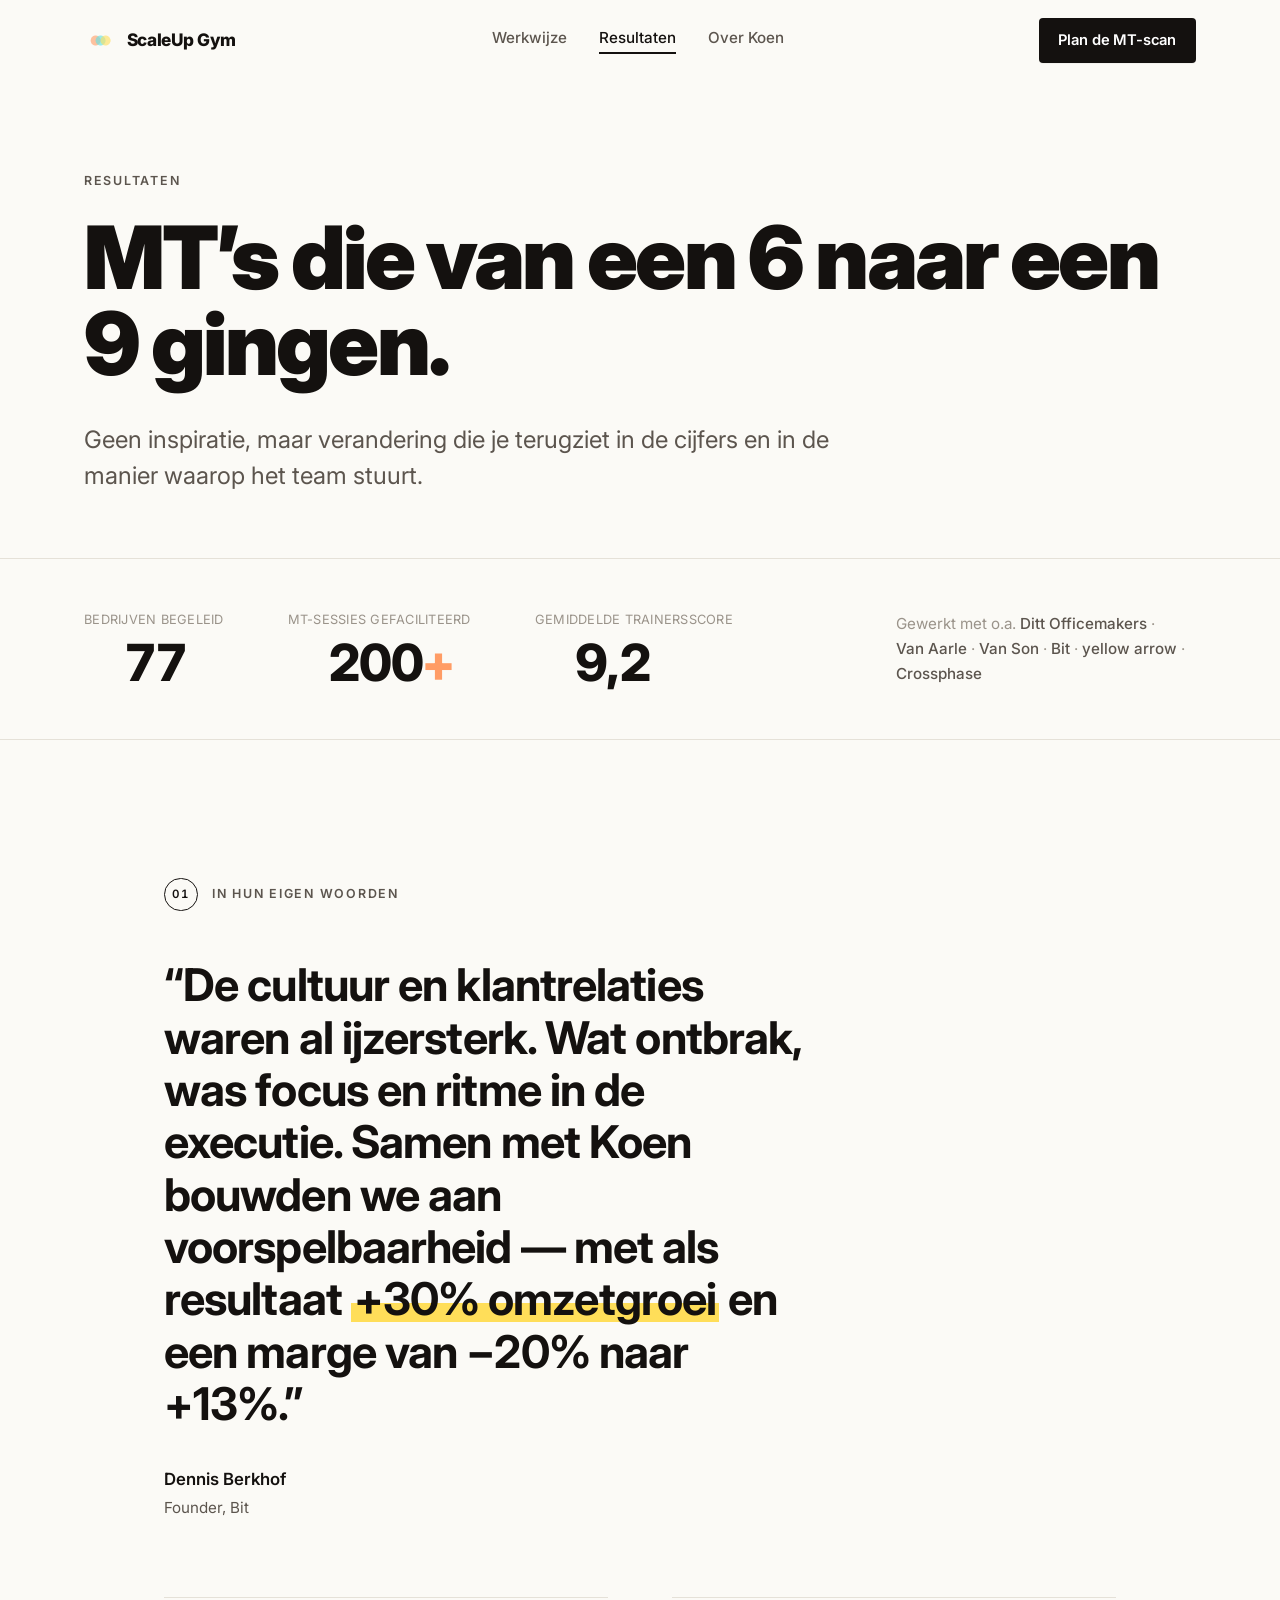
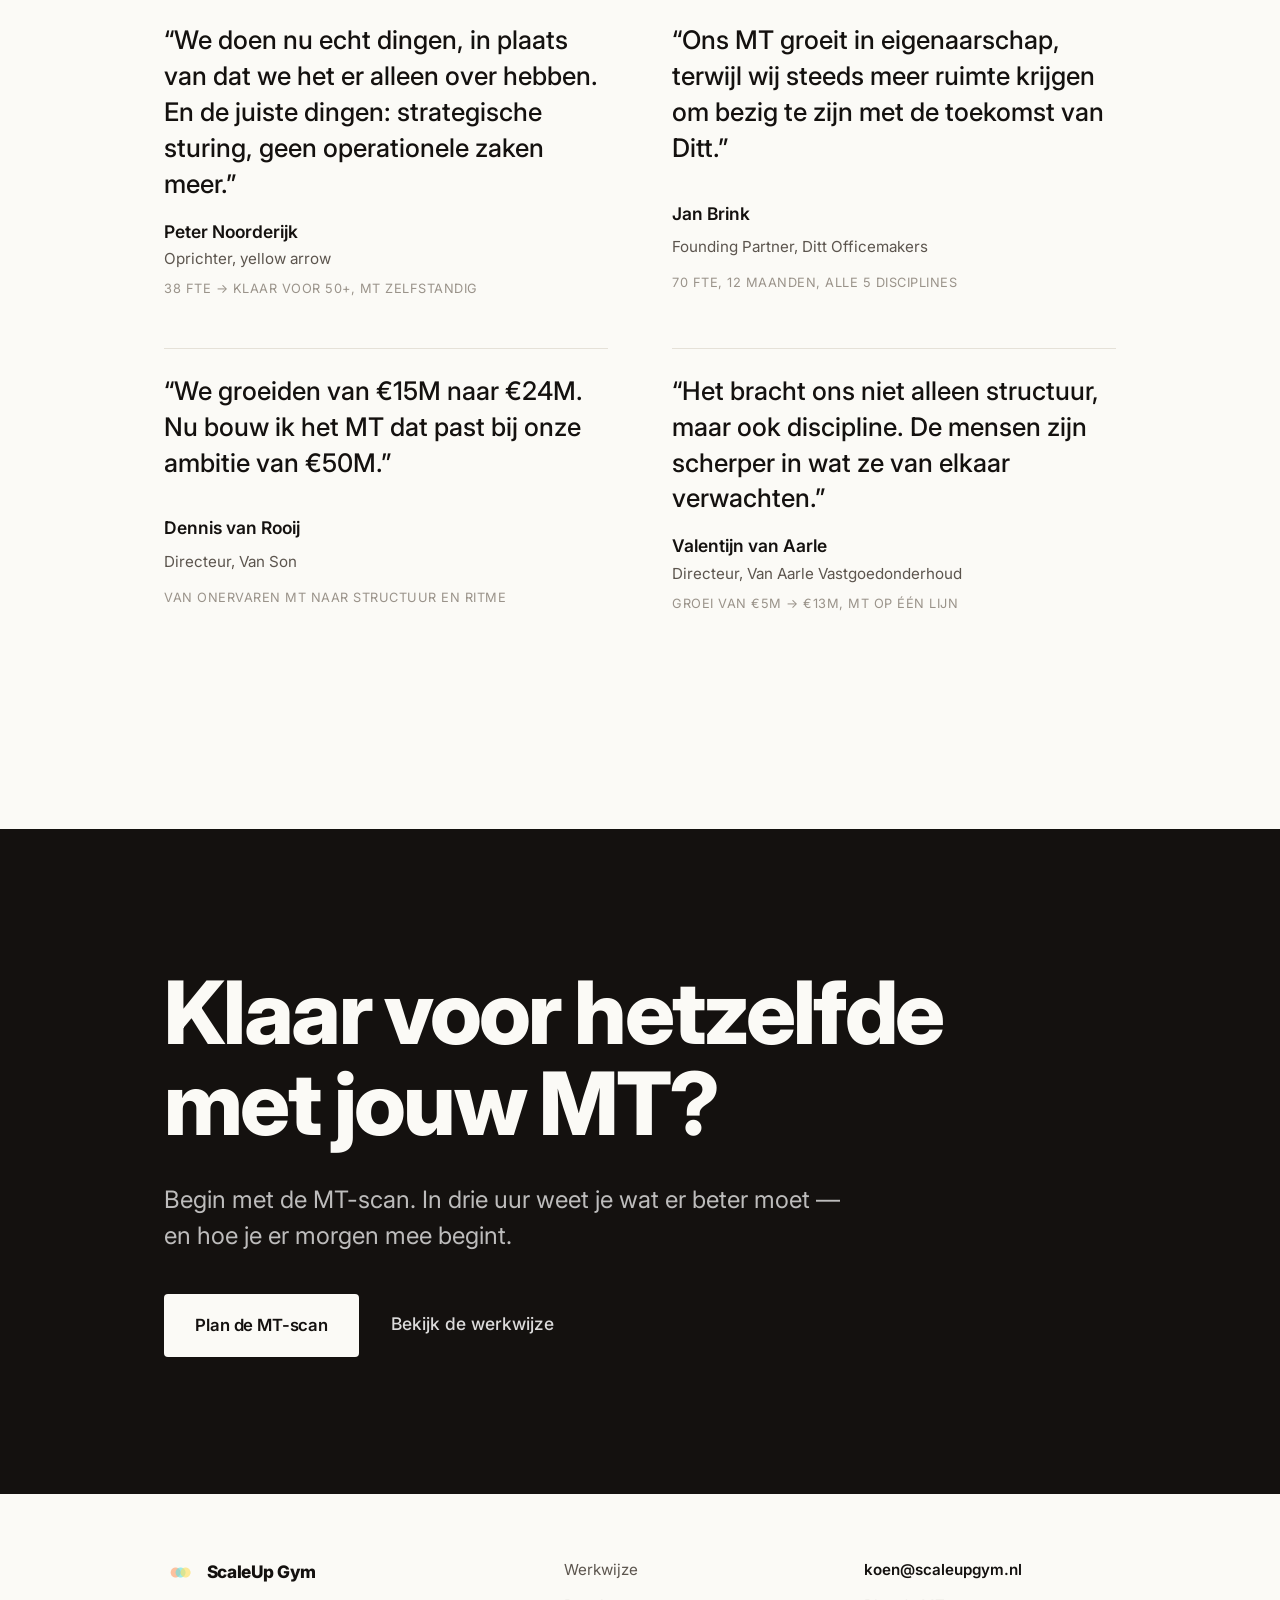
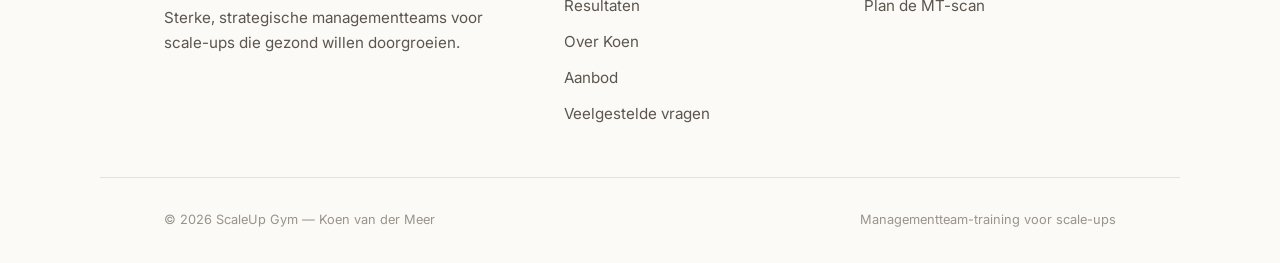
<file: resultaten.html>
<!DOCTYPE html>
<html lang="nl">
<head>
  <meta charset="UTF-8" />
  <meta name="viewport" content="width=device-width, initial-scale=1.0" />
  <title>Resultaten — MT’s die van een 6 naar een 9 gingen | ScaleUp Gym</title>
  <meta name="description" content="Concrete resultaten van managementteams die met ScaleUp Gym werkten: van €15M naar €24M, van verlies naar winst, van teamleads naar een zelfstandig MT." />
  <meta name="theme-color" content="#fbfaf6" />
  <link rel="icon" type="image/png" href="assets/logo/scaleup-gym-beeldmerk.png" />
  <link rel="preconnect" href="https://fonts.googleapis.com" />
  <link rel="preconnect" href="https://fonts.gstatic.com" crossorigin />
  <link href="https://fonts.googleapis.com/css2?family=Inter:wght@400;500;600;700;800;900&display=swap" rel="stylesheet" />
  <link rel="stylesheet" href="css/tokens.css" />
  <link rel="stylesheet" href="css/style.css" />
</head>
<body>
  <a class="skip-link" href="#hoofd">Naar hoofdinhoud</a>

  <header class="site-nav" id="top">
    <div class="site-nav__inner">
      <a class="site-nav__logo" href="index.html" aria-label="ScaleUp Gym — home">
        <img src="assets/logo/scaleup-gym-beeldmerk.png" alt="" width="40" height="24" />
        <span>ScaleUp&nbsp;Gym</span>
      </a>
      <nav class="site-nav__links" aria-label="Hoofdnavigatie">
        <a href="werkwijze.html">Werkwijze</a>
        <a href="resultaten.html" aria-current="page">Resultaten</a>
        <a href="over.html">Over Koen</a>
      </nav>
      <a class="btn btn--primary site-nav__cta" href="aanbod.html">Plan de MT-scan</a>
      <button class="site-nav__toggle" aria-label="Menu openen" aria-expanded="false" aria-controls="mobiel-menu">
        <span></span><span></span>
      </button>
    </div>
    <nav class="mobiel-menu" id="mobiel-menu" aria-label="Mobiele navigatie" hidden>
      <a href="werkwijze.html">Werkwijze</a>
      <a href="resultaten.html" aria-current="page">Resultaten</a>
      <a href="over.html">Over Koen</a>
      <a class="btn btn--primary" href="aanbod.html">Plan de MT-scan</a>
    </nav>
  </header>

  <main id="hoofd">

    <section class="page-hero">
      <div class="page-hero__inner">
        <p class="eyebrow reveal">Resultaten</p>
        <h1 class="page-hero__titel reveal">MT’s die van een 6 naar een 9 gingen.</h1>
        <p class="page-hero__sub reveal">Geen inspiratie, maar verandering die je terugziet in de cijfers en in de manier waarop het team stuurt.</p>
      </div>
    </section>

    <section class="proof" aria-label="In cijfers">
      <div class="proof__inner">
        <dl class="proof__cijfers">
          <div class="proof__cijfer reveal"><dt>Bedrijven begeleid</dt><dd>77</dd></div>
          <div class="proof__cijfer reveal"><dt>MT-sessies gefaciliteerd</dt><dd>200<span class="plus">+</span></dd></div>
          <div class="proof__cijfer reveal"><dt>Gemiddelde trainersscore</dt><dd>9,2</dd></div>
        </dl>
        <p class="proof__namen reveal">Gewerkt met o.a. <span>Ditt Officemakers</span> · <span>Van Aarle</span> · <span>Van Son</span> · <span>Bit</span> · <span>yellow arrow</span> · <span>Crossphase</span></p>
      </div>
    </section>

    <section class="sectie bewijs" aria-labelledby="bewijs-titel">
      <div class="wrap">
        <p class="sectie-label reveal"><span>01</span> In hun eigen woorden</p>
        <h2 class="visueel-verborgen" id="bewijs-titel">Resultaten van MT’s die we begeleidden</h2>
        <figure class="quote-groot reveal">
          <blockquote>
            <p>“De cultuur en klantrelaties waren al ijzersterk. Wat ontbrak, was focus en ritme in de executie. Samen met Koen bouwden we aan voorspelbaarheid — met als resultaat <span class="mark mark--geel">+30% omzetgroei</span> en een marge van −20% naar +13%.”</p>
          </blockquote>
          <figcaption>
            <span class="naam">Dennis Berkhof</span>
            <span class="rol">Founder, Bit</span>
          </figcaption>
        </figure>
      </div>

      <div class="wrap quotes-klein">
        <figure class="quote reveal">
          <blockquote><p>“We doen nu echt dingen, in plaats van dat we het er alleen over hebben. En de juiste dingen: strategische sturing, geen operationele zaken meer.”</p></blockquote>
          <figcaption><span class="naam">Peter Noorderijk</span><span class="rol">Oprichter, yellow arrow</span><span class="case">38 FTE → klaar voor 50+, MT zelfstandig</span></figcaption>
        </figure>
        <figure class="quote reveal">
          <blockquote><p>“Ons MT groeit in eigenaarschap, terwijl wij steeds meer ruimte krijgen om bezig te zijn met de toekomst van Ditt.”</p></blockquote>
          <figcaption><span class="naam">Jan Brink</span><span class="rol">Founding Partner, Ditt Officemakers</span><span class="case">70 FTE, 12 maanden, alle 5 disciplines</span></figcaption>
        </figure>
        <figure class="quote reveal">
          <blockquote><p>“We groeiden van €15M naar €24M. Nu bouw ik het MT dat past bij onze ambitie van €50M.”</p></blockquote>
          <figcaption><span class="naam">Dennis van Rooij</span><span class="rol">Directeur, Van Son</span><span class="case">Van onervaren MT naar structuur en ritme</span></figcaption>
        </figure>
        <figure class="quote reveal">
          <blockquote><p>“Het bracht ons niet alleen structuur, maar ook discipline. De mensen zijn scherper in wat ze van elkaar verwachten.”</p></blockquote>
          <figcaption><span class="naam">Valentijn van Aarle</span><span class="rol">Directeur, Van Aarle Vastgoedonderhoud</span><span class="case">Groei van €5M → €13M, MT op één lijn</span></figcaption>
        </figure>
      </div>
    </section>

  </main>

  <section class="cta-band" aria-labelledby="cta-titel">
    <div class="wrap cta-band__inner">
      <p class="cta-band__titel reveal" id="cta-titel">Klaar voor hetzelfde met jouw MT?</p>
      <p class="cta-band__sub reveal">Begin met de MT-scan. In drie uur weet je wat er beter moet — en hoe je er morgen mee begint.</p>
      <div class="cta-band__acties reveal">
        <a class="btn btn--primary btn--groot" href="aanbod.html">Plan de MT-scan</a>
        <a class="tekst-link tekst-link--licht" href="werkwijze.html">Bekijk de werkwijze</a>
      </div>
    </div>
  </section>

  <footer class="site-footer">
    <div class="wrap site-footer__inner">
      <div class="site-footer__merk">
        <a class="site-nav__logo" href="index.html" aria-label="ScaleUp Gym — home">
          <img src="assets/logo/scaleup-gym-beeldmerk.png" alt="" width="40" height="24" />
          <span>ScaleUp&nbsp;Gym</span>
        </a>
        <p>Sterke, strategische managementteams voor scale-ups die gezond willen doorgroeien.</p>
      </div>
      <nav class="site-footer__nav" aria-label="Footernavigatie">
        <a href="werkwijze.html">Werkwijze</a>
        <a href="resultaten.html">Resultaten</a>
        <a href="over.html">Over Koen</a>
        <a href="aanbod.html">Aanbod</a>
        <a href="aanbod.html#faq">Veelgestelde vragen</a>
      </nav>
      <div class="site-footer__contact">
        <a href="mailto:koen@scaleupgym.nl">koen@scaleupgym.nl</a>
        <a href="aanbod.html">Plan de MT-scan</a>
      </div>
    </div>
    <div class="wrap site-footer__onder">
      <span>© <span id="jaar">2026</span> ScaleUp Gym — Koen van der Meer</span>
      <span>Managementteam-training voor scale-ups</span>
    </div>
  </footer>

  <script src="js/main.js" defer></script>
</body>
</html>
</file>
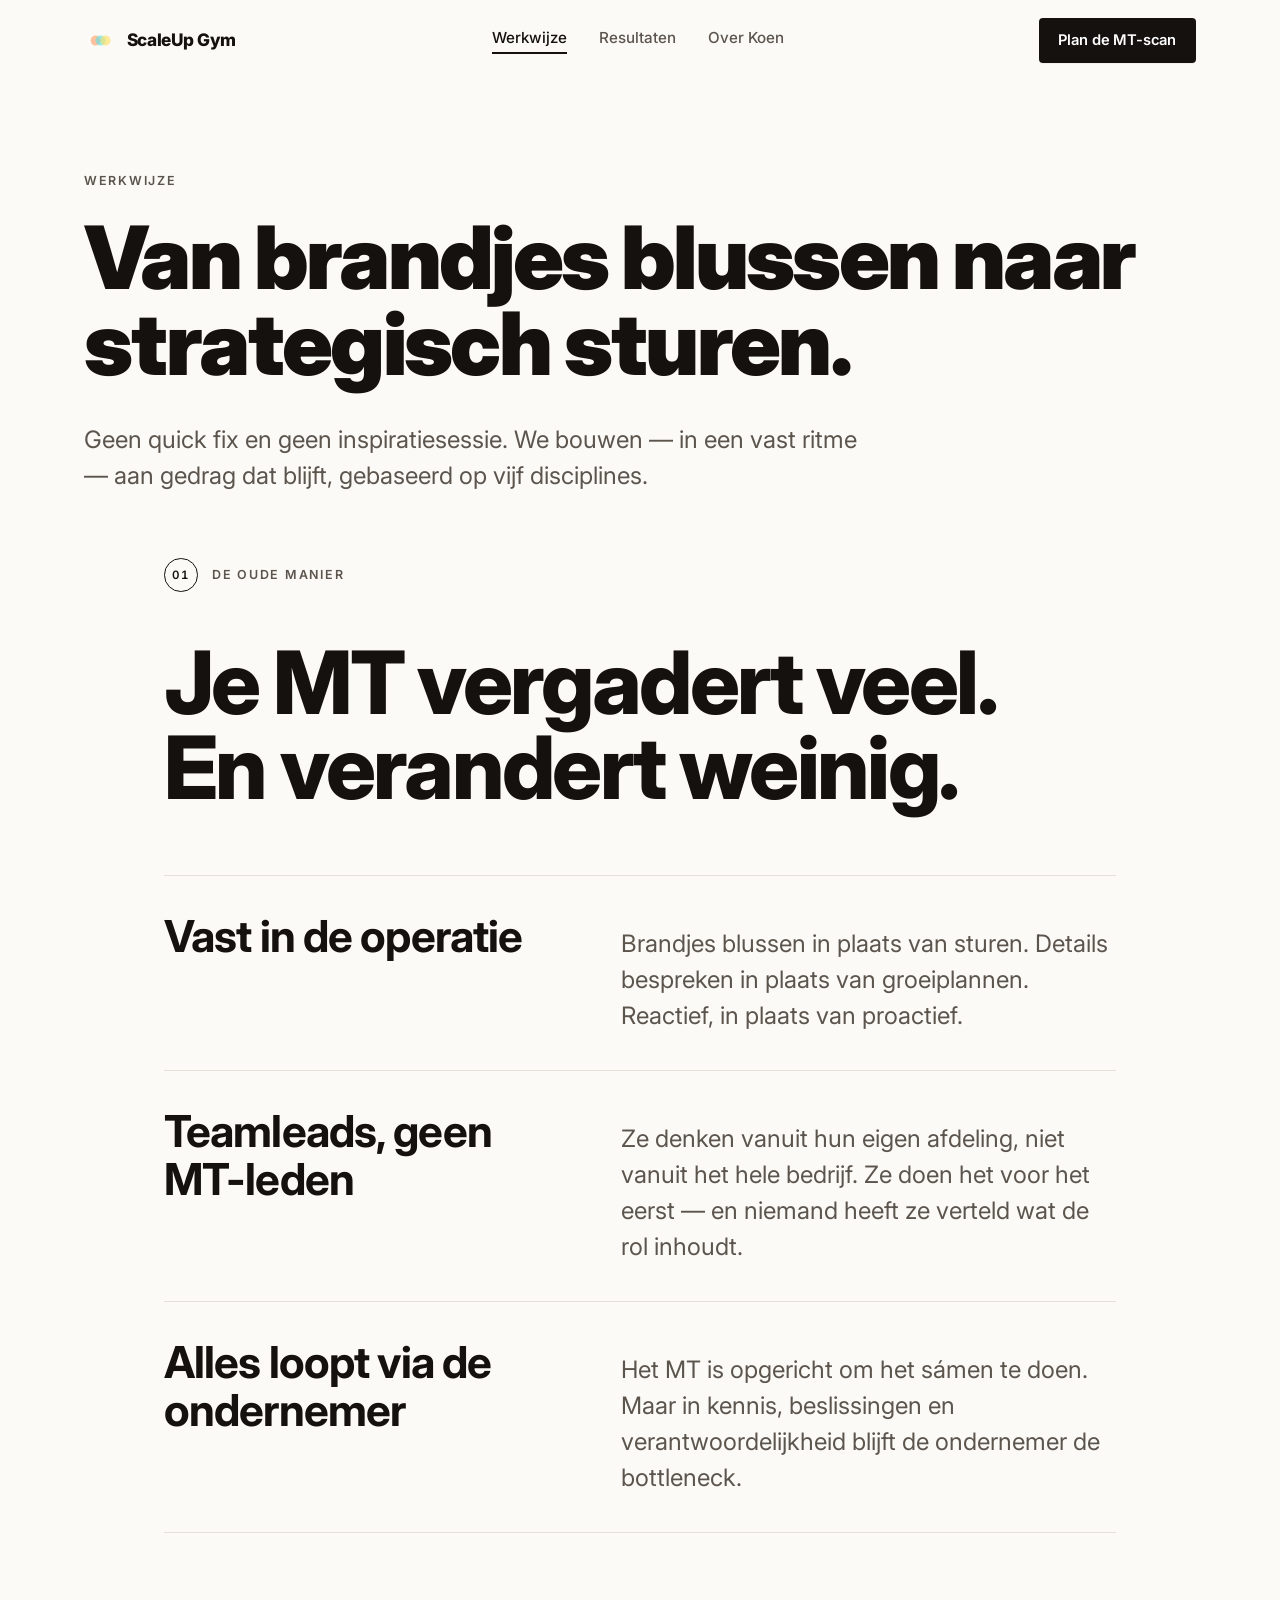
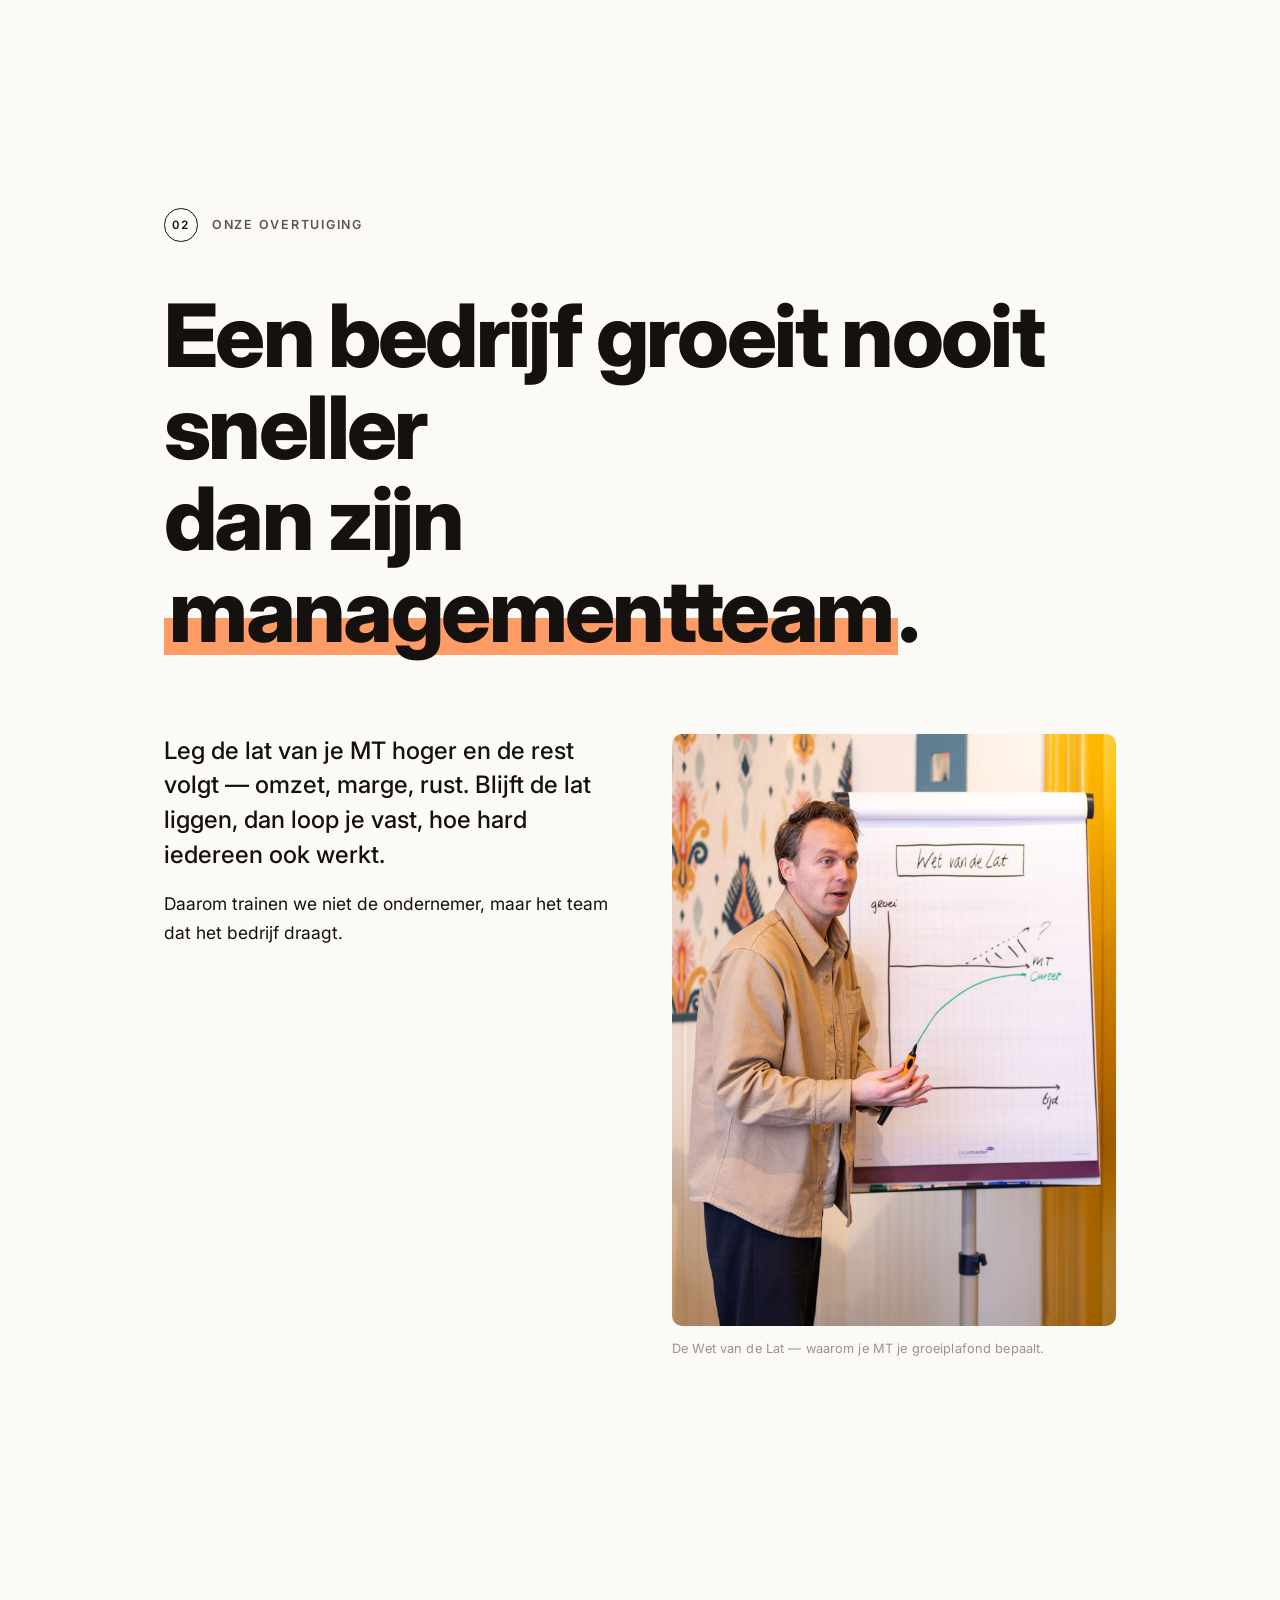
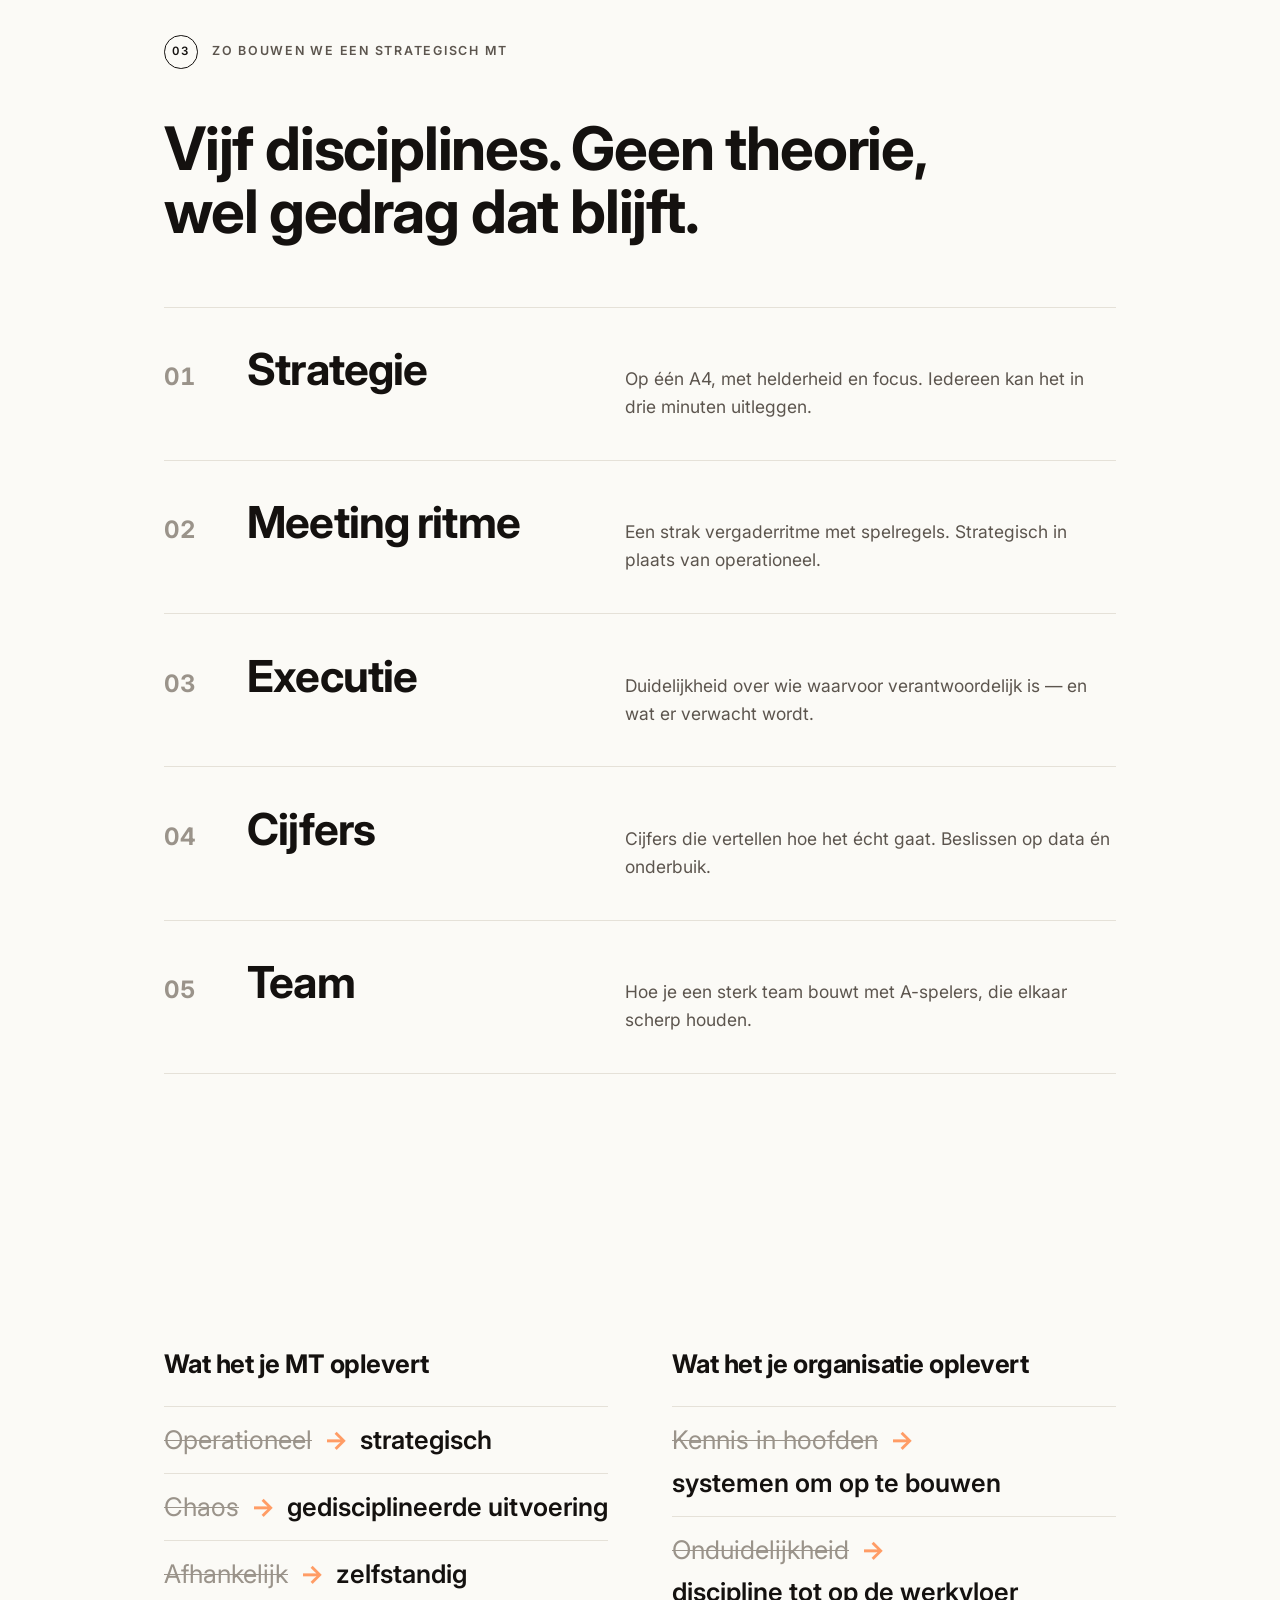
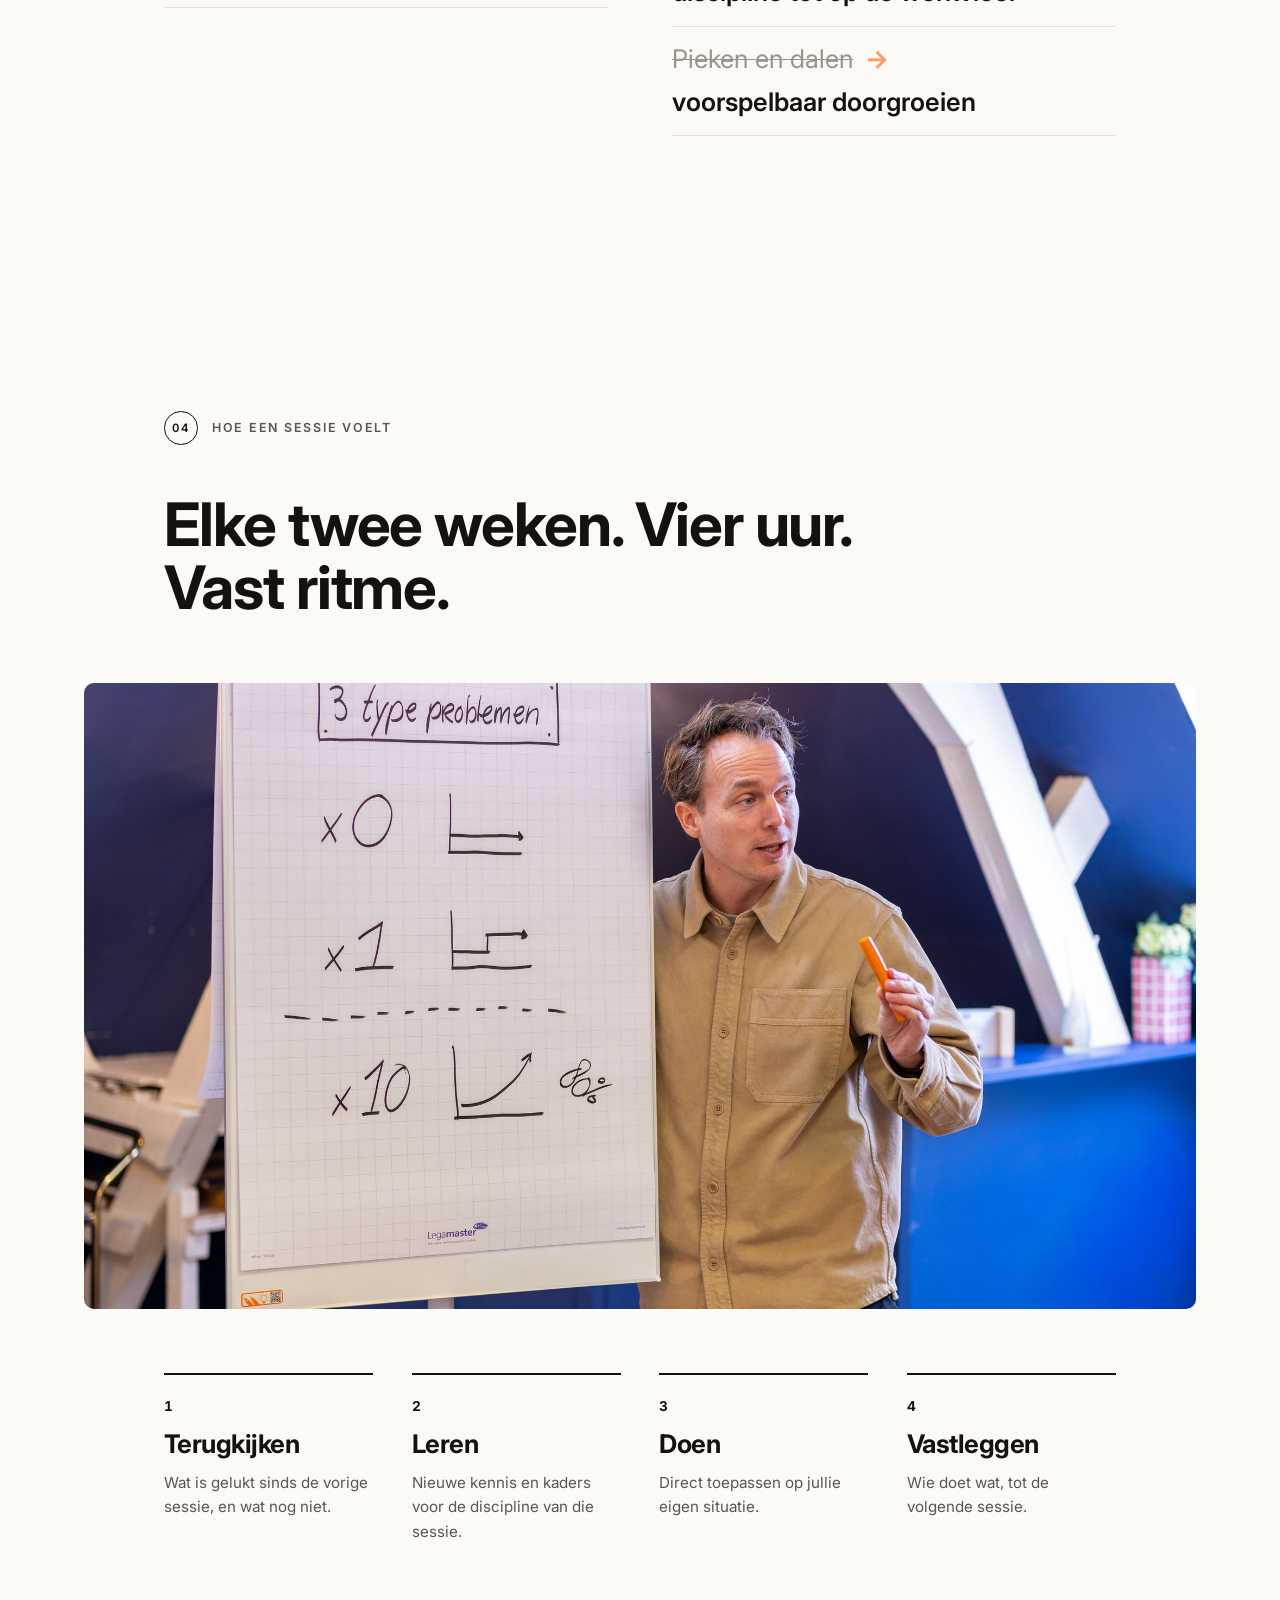
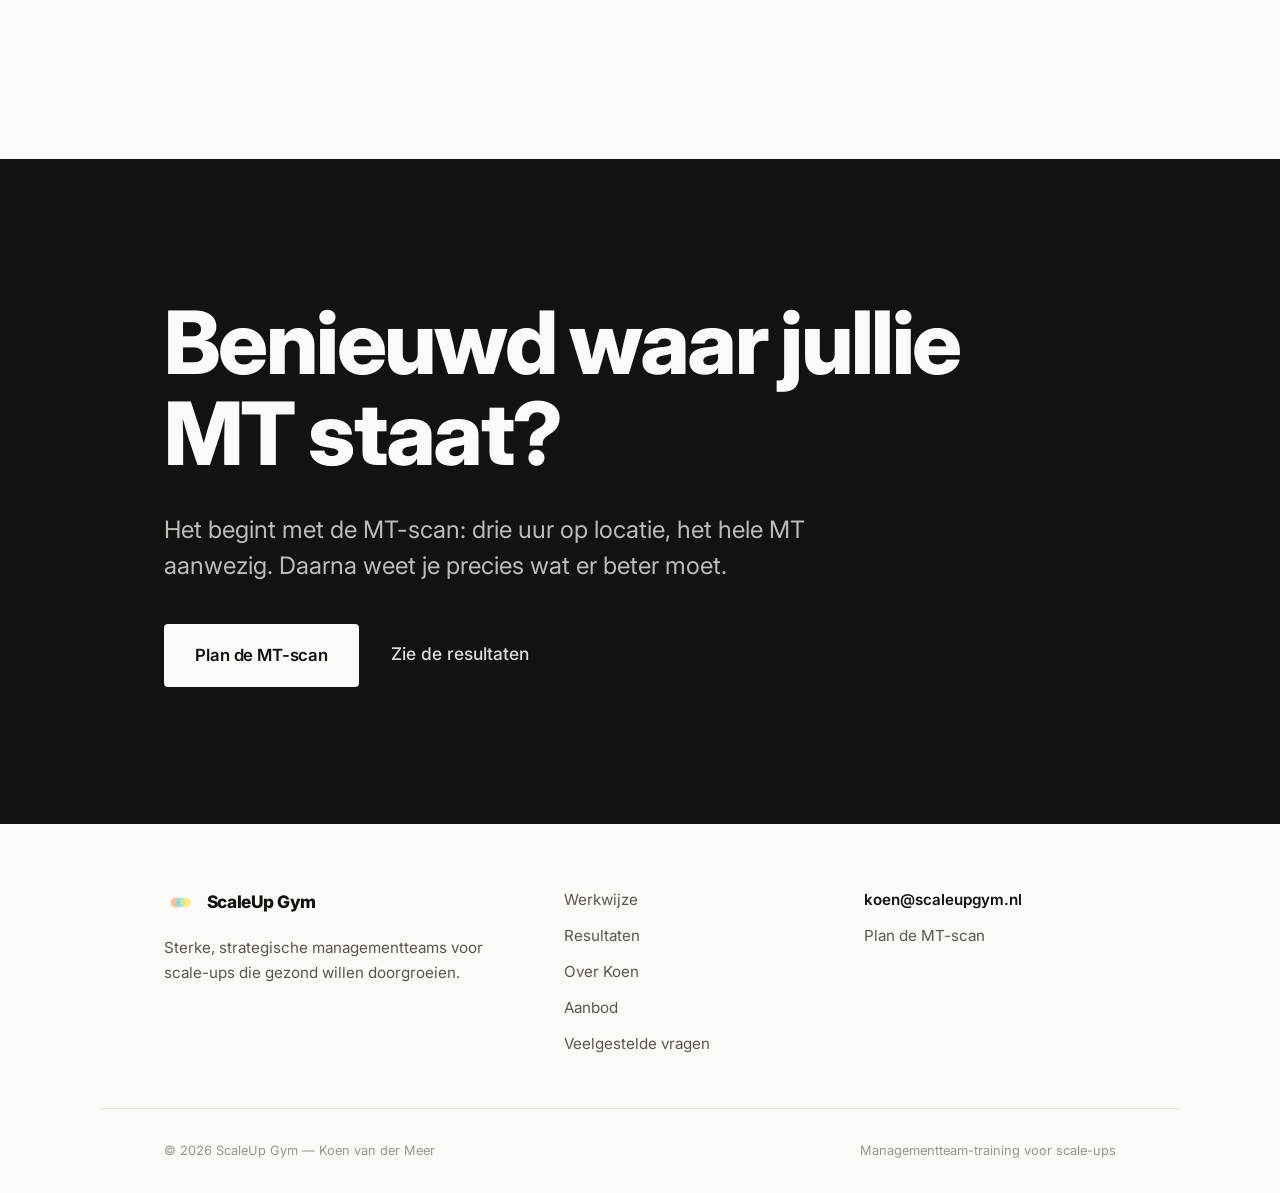
<file: werkwijze.html>
<!DOCTYPE html>
<html lang="nl">
<head>
  <meta charset="UTF-8" />
  <meta name="viewport" content="width=device-width, initial-scale=1.0" />
  <title>Werkwijze — Zo bouwen we een strategisch MT | ScaleUp Gym</title>
  <meta name="description" content="Van brandjes blussen naar strategisch sturen. Vijf disciplines — strategie, meeting ritme, executie, cijfers en team — in een vast sessieritme." />
  <meta name="theme-color" content="#fbfaf6" />
  <link rel="icon" type="image/png" href="assets/logo/scaleup-gym-beeldmerk.png" />
  <link rel="preconnect" href="https://fonts.googleapis.com" />
  <link rel="preconnect" href="https://fonts.gstatic.com" crossorigin />
  <link href="https://fonts.googleapis.com/css2?family=Inter:wght@400;500;600;700;800;900&display=swap" rel="stylesheet" />
  <link rel="stylesheet" href="css/tokens.css" />
  <link rel="stylesheet" href="css/style.css" />
</head>
<body>
  <a class="skip-link" href="#hoofd">Naar hoofdinhoud</a>

  <header class="site-nav" id="top">
    <div class="site-nav__inner">
      <a class="site-nav__logo" href="index.html" aria-label="ScaleUp Gym — home">
        <img src="assets/logo/scaleup-gym-beeldmerk.png" alt="" width="40" height="24" />
        <span>ScaleUp&nbsp;Gym</span>
      </a>
      <nav class="site-nav__links" aria-label="Hoofdnavigatie">
        <a href="werkwijze.html" aria-current="page">Werkwijze</a>
        <a href="resultaten.html">Resultaten</a>
        <a href="over.html">Over Koen</a>
      </nav>
      <a class="btn btn--primary site-nav__cta" href="aanbod.html">Plan de MT-scan</a>
      <button class="site-nav__toggle" aria-label="Menu openen" aria-expanded="false" aria-controls="mobiel-menu">
        <span></span><span></span>
      </button>
    </div>
    <nav class="mobiel-menu" id="mobiel-menu" aria-label="Mobiele navigatie" hidden>
      <a href="werkwijze.html" aria-current="page">Werkwijze</a>
      <a href="resultaten.html">Resultaten</a>
      <a href="over.html">Over Koen</a>
      <a class="btn btn--primary" href="aanbod.html">Plan de MT-scan</a>
    </nav>
  </header>

  <main id="hoofd">

    <!-- PAGE HERO -->
    <section class="page-hero">
      <div class="page-hero__inner">
        <p class="eyebrow reveal">Werkwijze</p>
        <h1 class="page-hero__titel reveal">Van brandjes blussen naar strategisch sturen.</h1>
        <p class="page-hero__sub reveal">
          Geen quick fix en geen inspiratiesessie. We bouwen — in een vast ritme — aan gedrag dat
          blijft, gebaseerd op vijf disciplines.
        </p>
      </div>
    </section>

    <!-- HET PROBLEEM -->
    <section class="sectie probleem" id="probleem" aria-labelledby="probleem-titel">
      <div class="wrap">
        <p class="sectie-label reveal"><span>01</span> De oude manier</p>
        <h2 class="statement reveal" id="probleem-titel">Je MT vergadert veel.<br />En verandert weinig.</h2>
        <div class="probleem__lijst">
          <div class="probleem__item reveal">
            <h3>Vast in de operatie</h3>
            <p>Brandjes blussen in plaats van sturen. Details bespreken in plaats van groeiplannen. Reactief, in plaats van proactief.</p>
          </div>
          <div class="probleem__item reveal">
            <h3>Teamleads, geen MT-leden</h3>
            <p>Ze denken vanuit hun eigen afdeling, niet vanuit het hele bedrijf. Ze doen het voor het eerst — en niemand heeft ze verteld wat de rol inhoudt.</p>
          </div>
          <div class="probleem__item reveal">
            <h3>Alles loopt via de ondernemer</h3>
            <p>Het MT is opgericht om het sámen te doen. Maar in kennis, beslissingen en verantwoordelijkheid blijft de ondernemer de bottleneck.</p>
          </div>
        </div>
      </div>
    </section>

    <!-- OVERTUIGING -->
    <section class="sectie overtuiging" id="overtuiging" aria-labelledby="overtuiging-titel">
      <div class="wrap">
        <p class="sectie-label reveal"><span>02</span> Onze overtuiging</p>
        <p class="mega reveal" id="overtuiging-titel">Een bedrijf groeit nooit sneller<br />dan zijn <span class="mark mark--oranje">managementteam</span>.</p>
      </div>
      <div class="overtuiging__body wrap wrap--split">
        <div class="overtuiging__tekst reveal">
          <p class="lead">Leg de lat van je MT hoger en de rest volgt — omzet, marge, rust. Blijft de lat liggen, dan loop je vast, hoe hard iedereen ook werkt.</p>
          <p>Daarom trainen we niet de ondernemer, maar het team dat het bedrijf draagt.</p>
        </div>
        <figure class="overtuiging__beeld reveal">
          <img src="assets/foto-s/koen-wet-van-de-lat-uitleg.jpg" alt="Koen van der Meer legt de Wet van de Lat uit op een flip-over" loading="lazy" />
          <figcaption>De Wet van de Lat — waarom je MT je groeiplafond bepaalt.</figcaption>
        </figure>
      </div>
    </section>

    <!-- 5 DISCIPLINES -->
    <section class="sectie disciplines" id="disciplines" aria-labelledby="disciplines-titel">
      <div class="wrap">
        <p class="sectie-label reveal"><span>03</span> Zo bouwen we een strategisch MT</p>
        <h2 class="titel reveal" id="disciplines-titel">Vijf disciplines. Geen theorie, wel gedrag dat blijft.</h2>
      </div>
      <ol class="disc-lijst wrap">
        <li class="disc reveal"><span class="disc__nr">01</span><div class="disc__body"><h3>Strategie</h3><p>Op één A4, met helderheid en focus. Iedereen kan het in drie minuten uitleggen.</p></div></li>
        <li class="disc reveal"><span class="disc__nr">02</span><div class="disc__body"><h3>Meeting&nbsp;ritme</h3><p>Een strak vergaderritme met spelregels. Strategisch in plaats van operationeel.</p></div></li>
        <li class="disc reveal"><span class="disc__nr">03</span><div class="disc__body"><h3>Executie</h3><p>Duidelijkheid over wie waarvoor verantwoordelijk is — en wat er verwacht wordt.</p></div></li>
        <li class="disc reveal"><span class="disc__nr">04</span><div class="disc__body"><h3>Cijfers</h3><p>Cijfers die vertellen hoe het écht gaat. Beslissen op data én onderbuik.</p></div></li>
        <li class="disc reveal"><span class="disc__nr">05</span><div class="disc__body"><h3>Team</h3><p>Hoe je een sterk team bouwt met A-spelers, die elkaar scherp houden.</p></div></li>
      </ol>
    </section>

    <!-- WAT HET OPLEVERT -->
    <section class="sectie oplevert" aria-labelledby="oplevert-titel">
      <div class="wrap wrap--split">
        <div class="oplevert__kol reveal">
          <h2 class="kop-klein" id="oplevert-titel">Wat het je MT oplevert</h2>
          <ul class="verschuiving">
            <li><span class="van">Operationeel</span><span class="pijl" aria-hidden="true">→</span><span class="naar">strategisch</span></li>
            <li><span class="van">Chaos</span><span class="pijl" aria-hidden="true">→</span><span class="naar">gedisciplineerde uitvoering</span></li>
            <li><span class="van">Afhankelijk</span><span class="pijl" aria-hidden="true">→</span><span class="naar">zelfstandig</span></li>
          </ul>
        </div>
        <div class="oplevert__kol reveal">
          <h2 class="kop-klein">Wat het je organisatie oplevert</h2>
          <ul class="verschuiving">
            <li><span class="van">Kennis in hoofden</span><span class="pijl" aria-hidden="true">→</span><span class="naar">systemen om op te bouwen</span></li>
            <li><span class="van">Onduidelijkheid</span><span class="pijl" aria-hidden="true">→</span><span class="naar">discipline tot op de werkvloer</span></li>
            <li><span class="van">Pieken en dalen</span><span class="pijl" aria-hidden="true">→</span><span class="naar">voorspelbaar doorgroeien</span></li>
          </ul>
        </div>
      </div>
    </section>

    <!-- SESSIE IN CONTEXT -->
    <section class="sectie context" aria-labelledby="context-titel">
      <div class="wrap">
        <p class="sectie-label reveal"><span>04</span> Hoe een sessie voelt</p>
        <h2 class="titel reveal" id="context-titel">Elke twee weken. Vier uur. Vast ritme.</h2>
      </div>
      <figure class="context__beeld-groot reveal">
        <img src="assets/foto-s/koen-3-type-problemen.jpg" alt="Koen van der Meer traint een MT en legt de drie type problemen uit op een flip-over" loading="lazy" />
      </figure>
      <ol class="ritme wrap">
        <li class="ritme__stap reveal"><span>1</span><h3>Terugkijken</h3><p>Wat is gelukt sinds de vorige sessie, en wat nog niet.</p></li>
        <li class="ritme__stap reveal"><span>2</span><h3>Leren</h3><p>Nieuwe kennis en kaders voor de discipline van die sessie.</p></li>
        <li class="ritme__stap reveal"><span>3</span><h3>Doen</h3><p>Direct toepassen op jullie eigen situatie.</p></li>
        <li class="ritme__stap reveal"><span>4</span><h3>Vastleggen</h3><p>Wie doet wat, tot de volgende sessie.</p></li>
      </ol>
    </section>

  </main>

  <section class="cta-band" aria-labelledby="cta-titel">
    <div class="wrap cta-band__inner">
      <p class="cta-band__titel reveal" id="cta-titel">Benieuwd waar jullie MT staat?</p>
      <p class="cta-band__sub reveal">Het begint met de MT-scan: drie uur op locatie, het hele MT aanwezig. Daarna weet je precies wat er beter moet.</p>
      <div class="cta-band__acties reveal">
        <a class="btn btn--primary btn--groot" href="aanbod.html">Plan de MT-scan</a>
        <a class="tekst-link tekst-link--licht" href="resultaten.html">Zie de resultaten</a>
      </div>
    </div>
  </section>

  <footer class="site-footer">
    <div class="wrap site-footer__inner">
      <div class="site-footer__merk">
        <a class="site-nav__logo" href="index.html" aria-label="ScaleUp Gym — home">
          <img src="assets/logo/scaleup-gym-beeldmerk.png" alt="" width="40" height="24" />
          <span>ScaleUp&nbsp;Gym</span>
        </a>
        <p>Sterke, strategische managementteams voor scale-ups die gezond willen doorgroeien.</p>
      </div>
      <nav class="site-footer__nav" aria-label="Footernavigatie">
        <a href="werkwijze.html">Werkwijze</a>
        <a href="resultaten.html">Resultaten</a>
        <a href="over.html">Over Koen</a>
        <a href="aanbod.html">Aanbod</a>
        <a href="aanbod.html#faq">Veelgestelde vragen</a>
      </nav>
      <div class="site-footer__contact">
        <a href="mailto:koen@scaleupgym.nl">koen@scaleupgym.nl</a>
        <a href="aanbod.html">Plan de MT-scan</a>
      </div>
    </div>
    <div class="wrap site-footer__onder">
      <span>© <span id="jaar">2026</span> ScaleUp Gym — Koen van der Meer</span>
      <span>Managementteam-training voor scale-ups</span>
    </div>
  </footer>

  <script src="js/main.js" defer></script>
</body>
</html>
</file>
<file: css/tokens.css>
/* ==========================================================================
   Design tokens — ScaleUp Gym / Koen van der Meer
   Eén bron van waarheid: kleuren, typografie (Inter), spacing, schaal.
   Editorial-first: hiërarchie uit typografie, ruimte, schaal en contrast.
   ========================================================================== */

:root {
  /* --- Merkkleuren (bron van waarheid) --- */
  --kleur-geel: #ffde59;
  --kleur-zwart: #000000;
  --kleur-oranje: #ff9c65;
  --kleur-turquoise: #5ce1e6;

  /* --- Papier & inkt (editorial neutralen) --- */
  --papier: #fbfaf6;          /* warme off-white achtergrond */
  --papier-diep: #f3f1ea;     /* iets dieper vlak voor afwisseling */
  --inkt: #14110f;            /* bijna-zwart, zachter dan puur #000 voor lange tekst */
  --inkt-zacht: #5c554e;      /* metadata / secundaire tekst */
  --inkt-flauw: #9a938a;      /* labels, subtiele hints */
  --lijn: #e5e1d8;            /* haarlijnen */
  --wit: #ffffff;

  /* --- Rollen --- */
  --bg: var(--papier);
  --tekst: var(--inkt);
  --tekst-zacht: var(--inkt-zacht);
  --tekst-meta: var(--inkt-flauw);
  --accent: var(--kleur-oranje);
  --accent-koel: var(--kleur-turquoise);
  --highlight: var(--kleur-geel);

  /* --- Typografie --- */
  --font: "Inter", -apple-system, BlinkMacSystemFont, "Segoe UI", Roboto, Helvetica, Arial, sans-serif;

  --gw-normaal: 400;
  --gw-medium: 500;
  --gw-semi: 600;
  --gw-bold: 700;
  --gw-extra: 800;
  --gw-black: 900;

  /* Responsieve type-schaal (clamp: min, voorkeur, max) */
  --t-display:  clamp(2.75rem, 1.2rem + 7.2vw, 8rem);   /* hero / finale statements */
  --t-mega:     clamp(2.4rem, 1.3rem + 5.2vw, 5.5rem);  /* grote sectie-statements */
  --t-h1:       clamp(2rem, 1.3rem + 3.2vw, 3.75rem);
  --t-h2:       clamp(1.6rem, 1.15rem + 2vw, 2.75rem);
  --t-h3:       clamp(1.25rem, 1.05rem + 0.9vw, 1.6rem);
  --t-lead:     clamp(1.15rem, 1.02rem + 0.6vw, 1.5rem);  /* introparagrafen */
  --t-body:     clamp(1rem, 0.97rem + 0.15vw, 1.125rem);
  --t-klein:    0.95rem;
  --t-label:    0.78rem;   /* eyebrow labels, uppercase */
  --t-meta:     0.8rem;

  --lh-strak: 0.98;
  --lh-kop: 1.05;
  --lh-body: 1.62;

  --ls-display: -0.03em;
  --ls-kop: -0.02em;
  --ls-label: 0.14em;

  /* --- Spacing-schaal --- */
  --s-1: 0.25rem;
  --s-2: 0.5rem;
  --s-3: 0.75rem;
  --s-4: 1rem;
  --s-5: 1.5rem;
  --s-6: 2rem;
  --s-7: 3rem;
  --s-8: 4rem;
  --s-9: 6rem;
  --s-10: 8rem;
  --s-11: 10rem;
  /* Verticale ruimte tussen conceptueel verschillende secties */
  --sectie-y: clamp(4.5rem, 3rem + 7vw, 11rem);

  /* --- Layout --- */
  --breed: 1240px;     /* brede container */
  --normaal: 1080px;   /* standaard container */
  --lees: 720px;       /* smalle leeskolom */
  --rand: clamp(1.25rem, 5vw, 4rem);  /* horizontale marge */

  /* --- Vorm & beweging --- */
  --radius: 4px;
  --radius-groot: 10px;
  --overgang: 0.4s cubic-bezier(0.22, 1, 0.36, 1);
  --overgang-snel: 0.2s ease;
}
</file>
<file: css/style.css>
/* ==========================================================================
   ScaleUp Gym — editorial layout system
   60% Justin Welsh (rust, schaal, whitespace) · 40% Koen Wemmenhove (ritme, verhaal)
   Typography-first: hiërarchie uit schaal, spacing, contrast en ritme.
   ========================================================================== */

*, *::before, *::after { box-sizing: border-box; }

html { -webkit-text-size-adjust: 100%; scroll-behavior: smooth; }

body {
  margin: 0;
  background: var(--bg);
  color: var(--tekst);
  font-family: var(--font);
  font-size: var(--t-body);
  line-height: var(--lh-body);
  font-weight: var(--gw-normaal);
  -webkit-font-smoothing: antialiased;
  text-rendering: optimizeLegibility;
  overflow-x: hidden;
}

@media (prefers-reduced-motion: reduce) {
  html { scroll-behavior: auto; }
  *, *::before, *::after { animation-duration: 0.01ms !important; transition-duration: 0.01ms !important; }
}

img { max-width: 100%; display: block; }

a { color: inherit; text-decoration: none; }

h1, h2, h3, p, ul, ol, dl, figure, blockquote { margin: 0; }
ul, ol { list-style: none; padding: 0; }

::selection { background: var(--kleur-turquoise); color: var(--inkt); }

:focus-visible {
  outline: 2px solid var(--inkt);
  outline-offset: 3px;
  border-radius: 2px;
}

/* --- Toegankelijkheid helpers --- */
.visueel-verborgen {
  position: absolute; width: 1px; height: 1px; padding: 0; margin: -1px;
  overflow: hidden; clip: rect(0 0 0 0); white-space: nowrap; border: 0;
}
.skip-link {
  position: absolute; left: 50%; transform: translateX(-50%) translateY(-140%);
  top: 0.5rem; z-index: 100; background: var(--inkt); color: var(--wit);
  padding: 0.65rem 1.1rem; border-radius: var(--radius); font-weight: var(--gw-medium);
  transition: transform var(--overgang-snel);
}
.skip-link:focus { transform: translateX(-50%) translateY(0); }

/* ==========================================================================
   Containers & layout
   ========================================================================== */
.wrap {
  width: 100%;
  max-width: var(--normaal);
  margin-inline: auto;
  padding-inline: var(--rand);
}
.wrap--split {
  display: grid;
  gap: clamp(2rem, 5vw, 5.5rem);
}
@media (min-width: 900px) {
  .wrap--split { grid-template-columns: 1fr 1fr; align-items: start; }
}

.sectie { padding-block: var(--sectie-y); }

/* ==========================================================================
   Typografie — rollen
   ========================================================================== */
.eyebrow {
  font-size: var(--t-label);
  letter-spacing: var(--ls-label);
  text-transform: uppercase;
  font-weight: var(--gw-semi);
  color: var(--tekst-zacht);
}

.sectie-label {
  display: flex;
  align-items: baseline;
  gap: 0.9rem;
  font-size: var(--t-label);
  letter-spacing: var(--ls-label);
  text-transform: uppercase;
  font-weight: var(--gw-semi);
  color: var(--tekst-zacht);
  margin-bottom: clamp(1.75rem, 4vw, 3rem);
}
.sectie-label span {
  font-variant-numeric: tabular-nums;
  color: var(--inkt);
  border: 1.5px solid var(--inkt);
  border-radius: 50%;
  width: 2.1rem; height: 2.1rem;
  display: inline-flex; align-items: center; justify-content: center;
  font-size: 0.72rem;
  flex-shrink: 0;
}
.sectie-label--licht { color: rgba(255,255,255,0.7); }
.sectie-label--licht span { color: var(--wit); border-color: rgba(255,255,255,0.5); }

/* Grote statements */
.statement {
  font-size: var(--t-mega);
  line-height: var(--lh-strak);
  letter-spacing: var(--ls-display);
  font-weight: var(--gw-extra);
  max-width: 16ch;
}
.mega {
  font-size: var(--t-mega);
  line-height: var(--lh-kop);
  letter-spacing: var(--ls-display);
  font-weight: var(--gw-extra);
  max-width: 18ch;
}
.display {
  font-size: var(--t-display);
  line-height: var(--lh-strak);
  letter-spacing: var(--ls-display);
  font-weight: var(--gw-black);
}
.titel {
  font-size: var(--t-h1);
  line-height: var(--lh-kop);
  letter-spacing: var(--ls-kop);
  font-weight: var(--gw-bold);
  max-width: 20ch;
}
.kop-klein {
  font-size: var(--t-h3);
  line-height: 1.15;
  letter-spacing: var(--ls-kop);
  font-weight: var(--gw-bold);
}
.lead {
  font-size: var(--t-lead);
  line-height: 1.45;
  font-weight: var(--gw-medium);
  color: var(--inkt);
}
p.lead + p { margin-top: 1.1rem; }

/* Highlighter-accenten (merkkleuren, spaarzaam) */
.mark {
  background-image: linear-gradient(transparent 58%, var(--merk, var(--kleur-geel)) 58%, var(--merk, var(--kleur-geel)) 92%, transparent 92%);
  -webkit-box-decoration-break: clone;
  box-decoration-break: clone;
  padding-inline: 0.06em;
}
.mark--geel { --merk: var(--kleur-geel); }
.mark--turquoise { --merk: var(--kleur-turquoise); }
.mark--oranje { --merk: var(--kleur-oranje); }

/* ==========================================================================
   Buttons & links
   ========================================================================== */
.btn {
  display: inline-flex; align-items: center; justify-content: center;
  gap: 0.5rem;
  font-family: inherit;
  font-size: 0.98rem;
  font-weight: var(--gw-semi);
  letter-spacing: -0.01em;
  padding: 0.85rem 1.4rem;
  border-radius: var(--radius);
  border: 1.5px solid transparent;
  cursor: pointer;
  transition: transform var(--overgang-snel), background var(--overgang-snel), color var(--overgang-snel), box-shadow var(--overgang-snel);
  will-change: transform;
}
.btn--primary {
  background: var(--inkt);
  color: var(--wit);
  box-shadow: 0 1px 0 rgba(0,0,0,0.04);
}
.btn--primary:hover { background: var(--kleur-oranje); color: var(--inkt); transform: translateY(-2px); }
.btn--primary:active { transform: translateY(0); }
.btn--groot { padding: 1.05rem 1.9rem; font-size: 1.05rem; }

.tekst-link {
  position: relative;
  font-weight: var(--gw-medium);
  color: var(--inkt);
  padding-bottom: 2px;
  transition: color var(--overgang-snel);
}
.tekst-link::after {
  content: ""; position: absolute; left: 0; right: 0; bottom: 0; height: 1.5px;
  background: currentColor; transform: scaleX(0); transform-origin: left;
  transition: transform var(--overgang);
}
.tekst-link:hover::after { transform: scaleX(1); }
.tekst-link span { transition: transform var(--overgang); display: inline-block; }
.tekst-link:hover span { transform: translateX(4px); }
.tekst-link--licht { color: rgba(255,255,255,0.85); }

/* ==========================================================================
   A. Navigatie
   ========================================================================== */
.site-nav {
  position: sticky; top: 0; z-index: 50;
  transition: background var(--overgang-snel), border-color var(--overgang-snel), backdrop-filter var(--overgang-snel);
  border-bottom: 1px solid transparent;
}
.site-nav.is-scrolled {
  background: color-mix(in srgb, var(--papier) 88%, transparent);
  -webkit-backdrop-filter: blur(10px);
  backdrop-filter: blur(10px);
  border-bottom-color: var(--lijn);
}
.site-nav__inner {
  max-width: var(--breed);
  margin-inline: auto;
  padding: 1.1rem var(--rand);
  display: flex; align-items: center; justify-content: space-between;
  gap: 1.5rem;
}
.site-nav__logo {
  display: inline-flex; align-items: center; gap: 0.55rem;
  font-weight: var(--gw-extra);
  font-size: 1.08rem;
  letter-spacing: -0.02em;
}
.site-nav__logo img { width: 34px; height: auto; }

.site-nav__links { display: flex; gap: clamp(1.2rem, 2.5vw, 2.4rem); }
.site-nav__links a {
  font-size: 0.95rem; font-weight: var(--gw-medium); color: var(--tekst-zacht);
  position: relative; padding-bottom: 3px;
  transition: color var(--overgang-snel);
}
.site-nav__links a::after {
  content: ""; position: absolute; left: 0; bottom: 0; height: 1.5px; width: 100%;
  background: var(--inkt); transform: scaleX(0); transform-origin: left;
  transition: transform var(--overgang);
}
.site-nav__links a:hover { color: var(--inkt); }
.site-nav__links a:hover::after { transform: scaleX(1); }

.site-nav__cta { padding: 0.6rem 1.15rem; font-size: 0.92rem; }

.site-nav__toggle {
  display: none; background: none; border: 0; cursor: pointer;
  width: 44px; height: 44px; padding: 10px; flex-direction: column; justify-content: center; gap: 6px;
}
.site-nav__toggle span { display: block; height: 2px; background: var(--inkt); border-radius: 2px; transition: transform var(--overgang-snel), opacity var(--overgang-snel); }
.site-nav__toggle[aria-expanded="true"] span:first-child { transform: translateY(4px) rotate(45deg); }
.site-nav__toggle[aria-expanded="true"] span:last-child { transform: translateY(-4px) rotate(-45deg); }

.mobiel-menu[hidden] { display: none; }
.mobiel-menu {
  display: flex; flex-direction: column; gap: 0.25rem;
  padding: 0.5rem var(--rand) 1.5rem;
  border-bottom: 1px solid var(--lijn);
  background: var(--papier);
}
.mobiel-menu a { padding: 0.85rem 0; font-size: 1.15rem; font-weight: var(--gw-medium); border-bottom: 1px solid var(--lijn); }
.mobiel-menu a.btn { border: 1.5px solid transparent; margin-top: 0.75rem; justify-content: center; }

/* ==========================================================================
   B. Hero
   ========================================================================== */
.hero {
  padding-top: clamp(3.5rem, 8vw, 8rem);
  padding-bottom: clamp(3rem, 7vw, 6.5rem);
}
.hero__inner {
  max-width: var(--breed);
  margin-inline: auto;
  padding-inline: var(--rand);
}
.hero__titel {
  margin-top: 1.75rem;
  font-size: var(--t-display);
  line-height: var(--lh-strak);
  letter-spacing: var(--ls-display);
  font-weight: var(--gw-black);
}
.hero__sub {
  margin-top: clamp(1.75rem, 3vw, 2.75rem);
  max-width: 46ch;
  font-size: var(--t-lead);
  line-height: 1.5;
  color: var(--tekst-zacht);
}
.hero__acties {
  margin-top: clamp(2rem, 4vw, 3rem);
  display: flex; align-items: center; gap: clamp(1.25rem, 3vw, 2rem);
  flex-wrap: wrap;
}

/* ==========================================================================
   C. Proof-strip
   ========================================================================== */
.proof { border-block: 1px solid var(--lijn); }
.proof__inner {
  max-width: var(--breed); margin-inline: auto; padding: clamp(2.25rem, 4vw, 3.25rem) var(--rand);
  display: flex; flex-wrap: wrap; align-items: center; justify-content: space-between;
  gap: 2rem 3rem;
}
.proof__cijfers { display: flex; flex-wrap: wrap; gap: clamp(2rem, 5vw, 4.5rem); }
.proof__cijfer dt { font-size: var(--t-meta); color: var(--tekst-meta); letter-spacing: 0.02em; margin-bottom: 0.35rem; text-transform: uppercase; }
.proof__cijfer dd {
  font-size: clamp(2.25rem, 4vw, 3.25rem); font-weight: var(--gw-extra); line-height: 1;
  letter-spacing: -0.03em; font-variant-numeric: tabular-nums;
}
.proof__cijfer dd .plus { color: var(--kleur-oranje); }
.proof__namen { font-size: var(--t-klein); color: var(--tekst-meta); max-width: 30ch; }
.proof__namen span { color: var(--tekst-zacht); font-weight: var(--gw-medium); white-space: nowrap; }

/* ==========================================================================
   D. Probleem
   ========================================================================== */
.probleem__lijst {
  margin-top: clamp(2.5rem, 5vw, 4.5rem);
  display: grid; gap: 0;
}
.probleem__item {
  padding-block: clamp(1.5rem, 3vw, 2.25rem);
  border-top: 1px solid var(--lijn);
  display: grid; gap: 0.5rem;
}
.probleem__item:last-child { border-bottom: 1px solid var(--lijn); }
.probleem__item h3 {
  font-size: var(--t-h2); font-weight: var(--gw-bold); letter-spacing: var(--ls-kop); line-height: 1.1;
}
.probleem__item p { max-width: 60ch; color: var(--tekst-zacht); font-size: var(--t-lead); line-height: 1.5; }
@media (min-width: 800px) {
  .probleem__item { grid-template-columns: minmax(0, 0.9fr) minmax(0, 1.1fr); gap: clamp(1.5rem, 4vw, 4rem); align-items: baseline; }
}

/* ==========================================================================
   E. Overtuiging
   ========================================================================== */
.overtuiging__body { margin-top: clamp(3rem, 6vw, 5rem); }
.overtuiging__tekst p { max-width: 42ch; }
.overtuiging__tekst .lead { color: var(--inkt); }
.overtuiging__beeld img {
  width: 100%; aspect-ratio: 4 / 5; object-fit: cover; object-position: 50% 8%;
  border-radius: var(--radius-groot);
}
@media (min-width: 900px) { .overtuiging__beeld img { aspect-ratio: 3 / 4; } }
.overtuiging__beeld figcaption {
  margin-top: 0.85rem; font-size: var(--t-meta); color: var(--tekst-meta); letter-spacing: 0.01em;
}

/* ==========================================================================
   F. Disciplines
   ========================================================================== */
.disc-lijst { margin-top: clamp(2.5rem, 5vw, 4rem); }
.disc {
  display: grid;
  grid-template-columns: auto 1fr;
  gap: clamp(1rem, 4vw, 3.5rem);
  align-items: baseline;
  padding-block: clamp(1.6rem, 3vw, 2.4rem);
  border-top: 1px solid var(--lijn);
  transition: padding-left var(--overgang);
}
.disc:last-child { border-bottom: 1px solid var(--lijn); }
.disc__nr {
  font-size: clamp(1.1rem, 2vw, 1.5rem);
  font-weight: var(--gw-bold);
  color: var(--tekst-meta);
  font-variant-numeric: tabular-nums;
  letter-spacing: 0;
  transition: color var(--overgang);
}
.disc__body { display: grid; gap: 0.4rem; }
@media (min-width: 760px) {
  .disc__body { grid-template-columns: minmax(0, 0.8fr) minmax(0, 1.2fr); gap: clamp(1.5rem, 4vw, 4rem); align-items: baseline; }
}
.disc__body h3 { font-size: var(--t-h2); font-weight: var(--gw-bold); letter-spacing: var(--ls-kop); line-height: 1.05; }
.disc__body p { color: var(--tekst-zacht); max-width: 46ch; }
.disc:hover .disc__nr { color: var(--kleur-oranje); }
@media (hover: hover) and (min-width: 760px) {
  .disc:hover { padding-left: 0.75rem; }
}

/* ==========================================================================
   Wat het oplevert
   ========================================================================== */
.oplevert__kol .kop-klein { margin-bottom: 1.75rem; }
.verschuiving { display: grid; gap: 0; }
.verschuiving li {
  display: flex; align-items: baseline; gap: 0.75rem; flex-wrap: wrap;
  padding-block: 1.1rem; border-top: 1px solid var(--lijn);
  font-size: var(--t-h3); line-height: 1.2;
}
.verschuiving li:last-child { border-bottom: 1px solid var(--lijn); }
.verschuiving .van { color: var(--tekst-meta); text-decoration: line-through; text-decoration-thickness: 1px; }
.verschuiving .pijl { color: var(--kleur-oranje); font-weight: var(--gw-bold); }
.verschuiving .naar { font-weight: var(--gw-semi); color: var(--inkt); }

/* ==========================================================================
   G. Context / sessie
   ========================================================================== */
.context__beeld-groot {
  margin-top: clamp(2.5rem, 5vw, 4rem);
  width: 100%;
  max-width: var(--breed);
  margin-inline: auto;
  padding-inline: var(--rand);
}
.context__beeld-groot img {
  width: 100%; aspect-ratio: 16 / 9; object-fit: cover; border-radius: var(--radius-groot);
}
.ritme {
  margin-top: clamp(2.5rem, 5vw, 4rem);
  display: grid; gap: 0;
}
@media (min-width: 720px) { .ritme { grid-template-columns: repeat(4, 1fr); gap: clamp(1.5rem, 3vw, 2.5rem); } }
.ritme__stap {
  padding-top: 1.25rem; border-top: 2px solid var(--inkt); display: grid; gap: 0.4rem; align-content: start;
}
@media (max-width: 719px) { .ritme__stap { border-top: 1px solid var(--lijn); padding-block: 1.25rem; } .ritme__stap:first-child { border-top: 2px solid var(--inkt); } }
.ritme__stap span {
  font-size: 0.85rem; font-weight: var(--gw-bold); font-variant-numeric: tabular-nums;
}
.ritme__stap h3 { font-size: var(--t-h3); font-weight: var(--gw-bold); letter-spacing: var(--ls-kop); }
.ritme__stap p { font-size: var(--t-klein); color: var(--tekst-zacht); }

/* ==========================================================================
   H. Bewijs / testimonials
   ========================================================================== */
.quote-groot { margin-top: 0; }
.quote-groot blockquote p {
  font-size: clamp(1.6rem, 0.9rem + 2.4vw, 3rem);
  line-height: 1.16;
  letter-spacing: var(--ls-kop);
  font-weight: var(--gw-bold);
  max-width: 22ch;
}
.quote-groot figcaption {
  margin-top: clamp(1.5rem, 3vw, 2.25rem);
  display: flex; flex-direction: column; gap: 0.15rem;
}
.quote-groot .naam { font-weight: var(--gw-semi); font-size: 1.05rem; }
.quote-groot .rol { color: var(--tekst-zacht); font-size: var(--t-klein); }

.quotes-klein {
  margin-top: clamp(3rem, 6vw, 5.5rem);
  display: grid; gap: clamp(2rem, 4vw, 3rem) clamp(2rem, 5vw, 4.5rem);
}
@media (min-width: 720px) { .quotes-klein { grid-template-columns: 1fr 1fr; } }
.quote { padding-top: 1.5rem; border-top: 1px solid var(--lijn); display: grid; gap: 1rem; }
.quote blockquote p { font-size: var(--t-h3); line-height: 1.4; font-weight: var(--gw-medium); }
.quote figcaption { display: grid; gap: 0.1rem; }
.quote .naam { font-weight: var(--gw-semi); }
.quote .rol { color: var(--tekst-zacht); font-size: var(--t-klein); }
.quote .case { color: var(--tekst-meta); font-size: var(--t-meta); margin-top: 0.35rem; text-transform: uppercase; letter-spacing: 0.04em; }

/* ==========================================================================
   I. Over Koen
   ========================================================================== */
.over__grid { align-items: center; }
.over__beeld img { width: 100%; aspect-ratio: 4 / 5; object-fit: cover; border-radius: var(--radius-groot); }
.over__tekst { display: grid; gap: 1.25rem; }
.over__tekst .titel { margin-bottom: 0.25rem; }
.over__tekst p { color: var(--tekst-zacht); max-width: 52ch; }
.over__pull {
  font-size: var(--t-h3) !important; color: var(--inkt) !important; font-weight: var(--gw-bold);
  line-height: 1.25; letter-spacing: var(--ls-kop); margin-top: 0.5rem;
  padding-left: 1.1rem; border-left: 3px solid var(--kleur-oranje);
}
@media (min-width: 900px) { .over__beeld { order: 2; } }

/* ==========================================================================
   J. Inzichten
   ========================================================================== */
.idee-lijst { margin-top: clamp(2.5rem, 5vw, 4rem); }
.idee {
  padding-block: clamp(1.5rem, 3vw, 2.25rem);
  border-top: 1px solid var(--lijn);
  display: grid; gap: 0.5rem;
  transition: padding-left var(--overgang);
}
.idee:last-child { border-bottom: 1px solid var(--lijn); }
.idee__meta { font-size: var(--t-meta); text-transform: uppercase; letter-spacing: 0.12em; color: var(--tekst-meta); }
.idee h3 { font-size: var(--t-h1); font-weight: var(--gw-bold); letter-spacing: var(--ls-kop); line-height: 1.05; }
.idee p { color: var(--tekst-zacht); max-width: 58ch; }
@media (min-width: 760px) {
  .idee { grid-template-columns: minmax(0, 1fr) minmax(0, 0.9fr); gap: clamp(1.5rem, 4vw, 4rem); align-items: baseline; }
  .idee__meta { grid-column: 1 / -1; }
}

/* ==========================================================================
   FAQ
   ========================================================================== */
.faq__grid { align-items: start; }
.faq__lijst { display: grid; }
.faq__item { border-top: 1px solid var(--lijn); }
.faq__item:last-child { border-bottom: 1px solid var(--lijn); }
.faq__item summary {
  list-style: none; cursor: pointer; padding-block: 1.35rem;
  display: flex; align-items: center; justify-content: space-between; gap: 1.5rem;
  font-size: var(--t-h3); font-weight: var(--gw-semi); letter-spacing: var(--ls-kop); line-height: 1.25;
}
.faq__item summary::-webkit-details-marker { display: none; }
.faq__plus { position: relative; width: 18px; height: 18px; flex-shrink: 0; }
.faq__plus::before, .faq__plus::after {
  content: ""; position: absolute; background: var(--inkt); border-radius: 2px;
  transition: transform var(--overgang);
}
.faq__plus::before { top: 50%; left: 0; width: 100%; height: 2px; transform: translateY(-50%); }
.faq__plus::after { left: 50%; top: 0; height: 100%; width: 2px; transform: translateX(-50%); }
.faq__item[open] .faq__plus::after { transform: translateX(-50%) scaleY(0); }
.faq__antwoord { padding-bottom: 1.5rem; max-width: 60ch; }
.faq__antwoord p { color: var(--tekst-zacht); }

/* ==========================================================================
   K. Finale CTA (donkere sectie)
   ========================================================================== */
.eind-cta {
  background: var(--inkt);
  color: var(--papier);
  margin-top: clamp(2rem, 5vw, 4rem);
}
.eind-cta ::selection { background: var(--kleur-oranje); color: var(--inkt); }
.eind-cta__inner { text-align: left; }
.eind-cta .display { margin-top: clamp(1.5rem, 3vw, 2.5rem); color: var(--papier); }
.eind-cta__sub {
  margin-top: clamp(1.75rem, 3vw, 2.5rem);
  max-width: 48ch; font-size: var(--t-lead); color: rgba(255,255,255,0.72); line-height: 1.5;
}
.eind-cta__sub .prijs {
  display: inline-block; margin-left: 0.25rem; color: var(--kleur-geel); font-weight: var(--gw-semi); white-space: nowrap;
}
.eind-cta__acties {
  margin-top: clamp(2rem, 4vw, 3rem);
  display: flex; align-items: center; gap: clamp(1.25rem, 3vw, 2rem); flex-wrap: wrap;
}
.eind-cta .btn--primary { background: var(--papier); color: var(--inkt); }
.eind-cta .btn--primary:hover { background: var(--kleur-oranje); }

.eind-cta__vervolg {
  margin-top: clamp(3.5rem, 7vw, 6rem);
  padding-top: clamp(2rem, 4vw, 3rem);
  border-top: 1px solid rgba(255,255,255,0.16);
  display: grid; gap: clamp(2rem, 4vw, 3.5rem);
}
@media (min-width: 720px) { .eind-cta__vervolg { grid-template-columns: 1fr 1fr; } }
.vervolg__blok h3 { font-size: var(--t-h3); font-weight: var(--gw-bold); letter-spacing: var(--ls-kop); }
.vervolg__omschrijving { margin-top: 0.5rem; color: rgba(255,255,255,0.72); max-width: 34ch; }
.vervolg__detail { margin-top: 0.85rem; font-size: var(--t-klein); color: rgba(255,255,255,0.5); text-transform: uppercase; letter-spacing: 0.04em; }
.vervolg__prijs { margin-top: 0.75rem; font-size: clamp(1.6rem, 3vw, 2.1rem); font-weight: var(--gw-extra); letter-spacing: -0.02em; }
.vervolg__prijs span { font-size: 0.9rem; font-weight: var(--gw-normaal); color: rgba(255,255,255,0.5); letter-spacing: 0; }

/* ==========================================================================
   L. Footer
   ========================================================================== */
.site-footer { padding-block: clamp(3rem, 5vw, 4.5rem) 2rem; background: var(--papier); }
.site-footer__inner {
  display: grid; gap: clamp(2rem, 4vw, 3rem);
  padding-bottom: clamp(2.5rem, 4vw, 3.5rem);
  border-bottom: 1px solid var(--lijn);
}
@media (min-width: 760px) { .site-footer__inner { grid-template-columns: 1.4fr 1fr 1fr; } }
.site-footer__merk p { margin-top: 1rem; color: var(--tekst-zacht); max-width: 34ch; font-size: var(--t-klein); }
.site-footer__nav, .site-footer__contact { display: grid; gap: 0.7rem; align-content: start; }
.site-footer__nav a, .site-footer__contact a { color: var(--tekst-zacht); font-size: 0.95rem; width: fit-content; transition: color var(--overgang-snel); }
.site-footer__nav a:hover, .site-footer__contact a:hover { color: var(--inkt); }
.site-footer__contact a:first-child { font-weight: var(--gw-semi); color: var(--inkt); }
.site-footer__onder {
  margin-top: 2rem; display: flex; flex-wrap: wrap; gap: 0.75rem 2rem; justify-content: space-between;
  font-size: var(--t-meta); color: var(--tekst-meta);
}

/* ==========================================================================
   Actieve navigatie-staat (meerdere pagina's)
   ========================================================================== */
.site-nav__links a[aria-current="page"] { color: var(--inkt); }
.site-nav__links a[aria-current="page"]::after { transform: scaleX(1); }
.mobiel-menu a[aria-current="page"] { color: var(--inkt); font-weight: var(--gw-semi); }

/* ==========================================================================
   Interior page-hero (subpagina's)
   ========================================================================== */
.page-hero {
  padding-top: clamp(3rem, 7vw, 6.5rem);
  padding-bottom: clamp(2.5rem, 5vw, 4.5rem);
}
.page-hero__inner { max-width: var(--breed); margin-inline: auto; padding-inline: var(--rand); }
.page-hero__titel {
  margin-top: 1.5rem;
  font-size: var(--t-mega);
  line-height: var(--lh-strak);
  letter-spacing: var(--ls-display);
  font-weight: var(--gw-black);
  max-width: 18ch;
}
.page-hero__sub {
  margin-top: clamp(1.5rem, 3vw, 2.25rem);
  max-width: 52ch;
  font-size: var(--t-lead);
  line-height: 1.5;
  color: var(--tekst-zacht);
}
.page-hero + .sectie, .page-hero + .proof { padding-top: 0; }

/* ==========================================================================
   Herbruikbare donkere CTA-balk (onderaan subpagina's)
   ========================================================================== */
.cta-band {
  background: var(--inkt);
  color: var(--papier);
  margin-top: clamp(3rem, 6vw, 5rem);
}
.cta-band ::selection { background: var(--kleur-oranje); color: var(--inkt); }
.cta-band__inner { padding-block: var(--sectie-y); }
.cta-band__titel {
  font-size: var(--t-mega);
  line-height: var(--lh-kop);
  letter-spacing: var(--ls-display);
  font-weight: var(--gw-extra);
  color: var(--papier);
  max-width: 16ch;
}
.cta-band__sub {
  margin-top: clamp(1.25rem, 2.5vw, 2rem);
  max-width: 46ch; font-size: var(--t-lead); color: rgba(255,255,255,0.72); line-height: 1.5;
}
.cta-band__acties {
  margin-top: clamp(1.75rem, 3.5vw, 2.5rem);
  display: flex; align-items: center; gap: clamp(1.25rem, 3vw, 2rem); flex-wrap: wrap;
}
.cta-band .btn--primary { background: var(--papier); color: var(--inkt); }
.cta-band .btn--primary:hover { background: var(--kleur-oranje); }

/* Disciplines-overzicht op home: hele rij als link */
a.disc { text-decoration: none; color: inherit; }
a.disc .disc__pijl { color: var(--tekst-meta); transition: transform var(--overgang), color var(--overgang); }
@media (hover: hover) and (min-width: 760px) {
  a.disc:hover .disc__pijl { transform: translateX(5px); color: var(--kleur-oranje); }
}

/* ==========================================================================
   Aanbod / prijzen (editorial, geen cards)
   ========================================================================== */
.stap { border-top: 2px solid var(--inkt); padding-top: clamp(1.5rem, 3vw, 2.5rem); }
.stap + .stap { margin-top: clamp(3rem, 6vw, 5rem); }
.stap__grid { margin-top: clamp(1.5rem, 3vw, 2.5rem); display: grid; gap: clamp(2rem, 4vw, 4rem); }
@media (min-width: 820px) { .stap__grid { grid-template-columns: 1.1fr 0.9fr; align-items: start; } }
.uitkomsten { display: grid; gap: 0; }
.uitkomsten li {
  display: flex; gap: 0.85rem; align-items: baseline;
  padding-block: 0.85rem; border-top: 1px solid var(--lijn); color: var(--inkt);
}
.uitkomsten li:last-child { border-bottom: 1px solid var(--lijn); }
.uitkomsten li::before { content: "→"; color: var(--kleur-oranje); font-weight: var(--gw-bold); }
.stap__paneel { display: grid; gap: 0.75rem; align-content: start; }
.stap__paneel .regel { color: var(--tekst-zacht); }
.prijs-groot { font-size: clamp(2.25rem, 4vw, 3.25rem); font-weight: var(--gw-extra); letter-spacing: -0.03em; line-height: 1; margin-top: 0.5rem; }
.prijs-groot span { font-size: 0.9rem; font-weight: var(--gw-normaal); color: var(--tekst-meta); letter-spacing: 0; }

.tarieven { margin-top: clamp(1.5rem, 3vw, 2.5rem); display: grid; gap: clamp(2rem, 4vw, 3.5rem); }
@media (min-width: 720px) { .tarieven { grid-template-columns: 1fr 1fr; } }
.tarief { border-top: 1px solid var(--lijn); padding-top: 1.5rem; }
.tarief h3 { font-size: var(--t-h3); font-weight: var(--gw-bold); letter-spacing: var(--ls-kop); }
.tarief__omschrijving { margin-top: 0.5rem; color: var(--tekst-zacht); max-width: 34ch; }
.tarief__detail { margin-top: 0.85rem; font-size: var(--t-klein); color: var(--tekst-meta); text-transform: uppercase; letter-spacing: 0.04em; }

/* ==========================================================================
   Reveal-animatie (onzichtbaar subtiel)
   ========================================================================== */
.reveal { opacity: 0; transform: translateY(18px); transition: opacity 0.7s ease, transform 0.7s cubic-bezier(0.22,1,0.36,1); }
.reveal.is-zichtbaar { opacity: 1; transform: none; }
@media (prefers-reduced-motion: reduce) { .reveal { opacity: 1; transform: none; } }

/* ==========================================================================
   Responsive nav
   ========================================================================== */
@media (max-width: 860px) {
  .site-nav__links, .site-nav__cta { display: none; }
  .site-nav__toggle { display: flex; }
}
@media (min-width: 861px) { .mobiel-menu { display: none !important; } }
</file>
